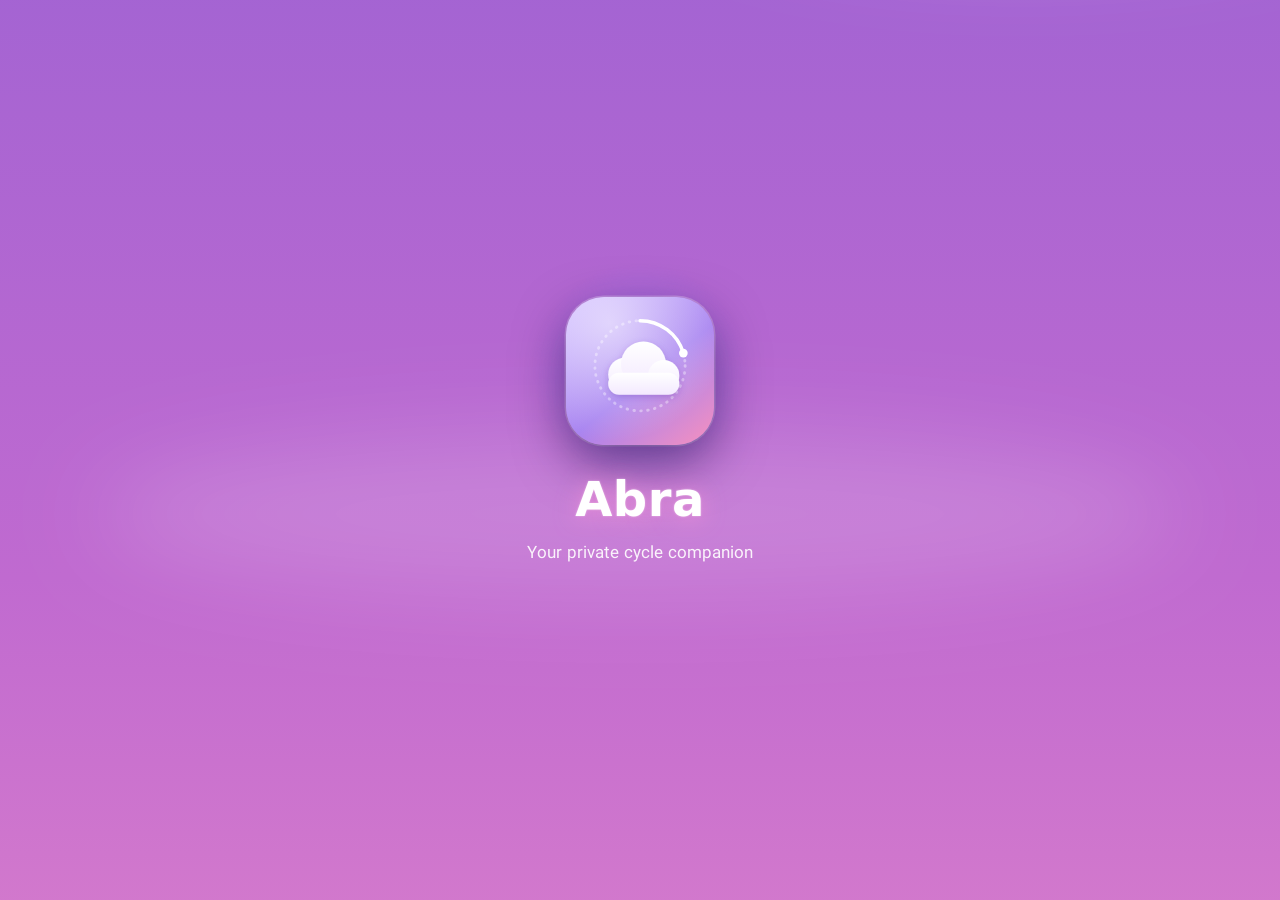
<file: index.html>
<!doctype html>
<html lang="en" dir="ltr" data-theme="light" data-skin="calm" class="splashing">
<head>
<meta charset="utf-8">
<meta name="viewport" content="width=device-width, initial-scale=1, viewport-fit=cover">
<title>Abra</title>
<meta name="description" content="Abra — a private, offline-first cycle tracker. Estimates, not certainty.">
<meta name="theme-color" content="#fbf6ff">
<meta name="color-scheme" content="light dark">
<meta name="apple-mobile-web-app-capable" content="yes">
<meta name="mobile-web-app-capable" content="yes">
<meta name="apple-mobile-web-app-title" content="Abra">
<meta name="apple-mobile-web-app-status-bar-style" content="default">
<meta name="format-detection" content="telephone=no">
<link rel="manifest" href="manifest.webmanifest">
<link rel="apple-touch-icon" href="icons/apple-touch-icon.png">
<link rel="icon" type="image/png" href="icons/favicon.png">
<link rel="stylesheet" href="css/app.css">
<link rel="stylesheet" href="css/abra.css">
<link rel="stylesheet" href="css/brands.css">
<link rel="apple-touch-startup-image" href="splash/launch-1320x2868.jpg" media="(device-width: 440px) and (device-height: 956px) and (-webkit-device-pixel-ratio: 3) and (orientation: portrait)">
<link rel="apple-touch-startup-image" href="splash/launch-1206x2622.jpg" media="(device-width: 402px) and (device-height: 874px) and (-webkit-device-pixel-ratio: 3) and (orientation: portrait)">
<link rel="apple-touch-startup-image" href="splash/launch-1290x2796.jpg" media="(device-width: 430px) and (device-height: 932px) and (-webkit-device-pixel-ratio: 3) and (orientation: portrait)">
<link rel="apple-touch-startup-image" href="splash/launch-1179x2556.jpg" media="(device-width: 393px) and (device-height: 852px) and (-webkit-device-pixel-ratio: 3) and (orientation: portrait)">
<link rel="apple-touch-startup-image" href="splash/launch-1284x2778.jpg" media="(device-width: 428px) and (device-height: 926px) and (-webkit-device-pixel-ratio: 3) and (orientation: portrait)">
<link rel="apple-touch-startup-image" href="splash/launch-1170x2532.jpg" media="(device-width: 390px) and (device-height: 844px) and (-webkit-device-pixel-ratio: 3) and (orientation: portrait)">
<link rel="apple-touch-startup-image" href="splash/launch-1125x2436.jpg" media="(device-width: 375px) and (device-height: 812px) and (-webkit-device-pixel-ratio: 3) and (orientation: portrait)">
<link rel="apple-touch-startup-image" href="splash/launch-1242x2688.jpg" media="(device-width: 414px) and (device-height: 896px) and (-webkit-device-pixel-ratio: 3) and (orientation: portrait)">
<link rel="apple-touch-startup-image" href="splash/launch-828x1792.jpg" media="(device-width: 414px) and (device-height: 896px) and (-webkit-device-pixel-ratio: 2) and (orientation: portrait)">
<link rel="apple-touch-startup-image" href="splash/launch-1242x2208.jpg" media="(device-width: 414px) and (device-height: 736px) and (-webkit-device-pixel-ratio: 3) and (orientation: portrait)">
<link rel="apple-touch-startup-image" href="splash/launch-750x1334.jpg" media="(device-width: 375px) and (device-height: 667px) and (-webkit-device-pixel-ratio: 2) and (orientation: portrait)">
<link rel="preload" as="image" href="icons/splash-clouds.svg">
<link rel="preload" as="font" type="font/woff2" href="fonts/Vazir-Bold.woff2" crossorigin>
<style>
/* Opening screen (shown instantly, before any script runs) */
html.splashing, html.splashing body { background: #070522; overflow: hidden; }
#splash { position: fixed; inset: 0; z-index: 9999; display: grid; place-items: center; overflow: hidden;
  background: #7d5bd6 url("icons/splash-clouds.svg") center / cover no-repeat;
  transition: opacity .7s ease, transform .9s cubic-bezier(.2, .8, .2, 1), visibility 0s linear .9s; }
#splash[data-brand="aurora"] { background: #0d4a4a url("icons/splash-aurora.svg") center / cover no-repeat; }
#splash[data-brand="abrora"] { background: #2b5a86 url("icons/splash-abrora.svg") center / cover no-repeat; }
#splash.out { opacity: 0; transform: scale(1.06); visibility: hidden; pointer-events: none; }
#splash .sp-center { display: flex; flex-direction: column; align-items: center; gap: 26px; margin-top: -4vh; }
#splash .sp-logo { position: relative; width: 148px; height: 148px; animation: spPop .9s cubic-bezier(.2, 1.2, .3, 1) both, spFloat 5s ease-in-out 1s infinite; }
#splash .sp-logo::before { content: ""; position: absolute; inset: -34px; border-radius: 50%; background: radial-gradient(closest-side, rgba(255, 170, 220, .55), rgba(150, 120, 255, .25) 55%, transparent); animation: spPulse 3.2s ease-in-out infinite; }
#splash .sp-logo img { position: relative; width: 100%; height: 100%; border-radius: 38px; display: block; box-shadow: 0 18px 50px rgba(20, 8, 70, .55), 0 0 0 1.5px rgba(255, 255, 255, .28); }
#splash .sp-name { font-family: ui-rounded, "SF Pro Rounded", system-ui, -apple-system, "Segoe UI", sans-serif; font-weight: 700; font-size: 48px; letter-spacing: .5px; line-height: 1.2; color: #fff; direction: ltr;
  text-shadow: 0 2px 22px rgba(255, 150, 215, .65), 0 0 2px rgba(255, 255, 255, .6); animation: spName 1s cubic-bezier(.2, .8, .2, 1) .35s both; }
#splash .sp-tag { font-family: "Vazir", system-ui, -apple-system, "Geeza Pro", sans-serif; font-size: 17px; color: rgba(255,255,255,.9); margin-top: -14px; text-align: center; padding: 0 28px; animation: spName 1s cubic-bezier(.2, .8, .2, 1) .6s both; }
@keyframes spPop { from { opacity: 0; transform: scale(.55) translateY(24px); } to { opacity: 1; transform: none; } }
@keyframes spFloat { 50% { transform: translateY(-9px); } }
@keyframes spPulse { 50% { transform: scale(1.12); opacity: .75; } }
@keyframes spName { from { opacity: 0; transform: translateY(14px); filter: blur(6px); } to { opacity: 1; transform: none; filter: none; } }
@media (prefers-reduced-motion: reduce) { #splash .sp-logo, #splash .sp-logo::before, #splash .sp-name { animation: none; } }
</style>
<script>
/* Apply the last chosen language, theme and look before first paint, so the opening screen shows in the language
   the person last picked (V2). Only non-health preferences are read here; health data stays in the encrypted store. */
(function () {
  var TAG = { fa: 'همراه خصوصی چرخه‌ی تو', en: 'Your private cycle companion', de: 'Deine private Zyklus-Begleiterin' };
  var NAME = { abra: 'Abra', aurora: 'Aurora', abrora: 'Abrora' };
  var h = document.documentElement, p = {};
  try { p = JSON.parse(localStorage.getItem('abra:prefs') || '{}') || {}; } catch (e) { }
  if (!p.lang) { try { p = { lang: ((JSON.parse(localStorage.getItem('abrora:v1') || '{}') || {}).settings || {}).lang }; } catch (e) { } }   // first launch after upgrading
  var l = ['fa', 'en', 'de'].indexOf(p.lang) >= 0 ? p.lang : 'en';
  h.lang = l; h.dir = l === 'fa' ? 'rtl' : 'ltr';
  if (p.font === 'iransans') h.setAttribute('data-font', 'iransans');
  if (p.skin === 'glass') h.setAttribute('data-skin', 'glass');
  var br = NAME[p.brand] ? p.brand : 'abra';
  h.setAttribute('data-brand', br);
  (function () { var sfx = br === 'abra' ? '' : '-' + br, a = document.querySelector('link[rel="icon"]'), b = document.querySelector('link[rel="apple-touch-icon"]'); if (a) a.href = 'icons/favicon' + sfx + '.png'; if (b) b.href = 'icons/apple-touch-icon' + sfx + '.png'; })();
  var th = p.theme || 'auto', dark = false;
  try { dark = th === 'dark' || (th === 'auto' && window.matchMedia && matchMedia('(prefers-color-scheme: dark)').matches); } catch (e) { }
  h.setAttribute('data-theme', dark ? 'dark' : 'light');
  self.__splash = { name: NAME[p.brand] || 'Abra', tag: TAG[l], brand: NAME[p.brand] ? p.brand : 'abra' };
  document.title = self.__splash.name;
})();
</script>
</head>
<body>
<div id="splash" aria-hidden="true"><div class="sp-center"><div class="sp-logo"><img id="spLogo" src="icons/abra.svg" alt="" width="148" height="148"></div><div class="sp-name" id="spName">Abra</div><div class="sp-tag" id="spTag"></div></div></div>
<div id="app"></div>
<noscript>Abra needs JavaScript.</noscript>
<script>
/* Keep the opening screen up for a moment (so it can be enjoyed), then fade it out once the app is ready. */
(function () {
  var sn = document.getElementById('spName'), st = document.getElementById('spTag');
  if (sn && self.__splash) { sn.textContent = self.__splash.name; st.textContent = self.__splash.tag; document.getElementById('splash').setAttribute('data-brand', self.__splash.brand); var sl = document.getElementById('spLogo'); if (sl) sl.src = 'icons/' + self.__splash.brand + '.svg'; }
  var t0 = Date.now(), MIN = 2000, done = false, still = /[?&]still\b/.test(location.search), meta = document.querySelector('meta[name="theme-color"]');
  if (meta) meta.setAttribute('content', '#1c1360');
  self.hideSplash = function () {
    if (done || still) return; done = true;
    setTimeout(function () {
      var el = document.getElementById('splash');
      document.dispatchEvent(new Event('abra:splash-end'));
      document.documentElement.classList.remove('splashing');
      if (!el) return;
      el.classList.add('out');
      setTimeout(function () { if (el.parentNode) el.parentNode.removeChild(el); }, 1200);
    }, Math.max(0, MIN - (Date.now() - t0)));
  };
  setTimeout(self.hideSplash, 7000); // never get stuck
})();
</script>
<script src="js/version.js"></script>
<script src="js/config.js"></script>
<script src="js/calendar.js"></script>
<script src="js/engine.js"></script>
<script src="js/brand.js"></script>
<script src="js/store.js"></script>
<script src="js/i18n.js"></script>
<script src="js/i18n-v2.js"></script>
<script src="js/i18n-v3.js"></script>
<script src="js/core.js"></script>
<script src="js/qr.js"></script>
<script src="js/pair.js"></script>
<script src="js/content.js"></script>
<script src="js/tips.js"></script>
<script src="js/privacy.js"></script>
<script src="js/notify.js"></script>
<script src="js/lock.js"></script>
<script src="js/update.js"></script>
<script src="js/sync.js"></script>
<script src="js/together.js"></script>
<script src="js/app.js"></script>
</body>
</html>
</file>
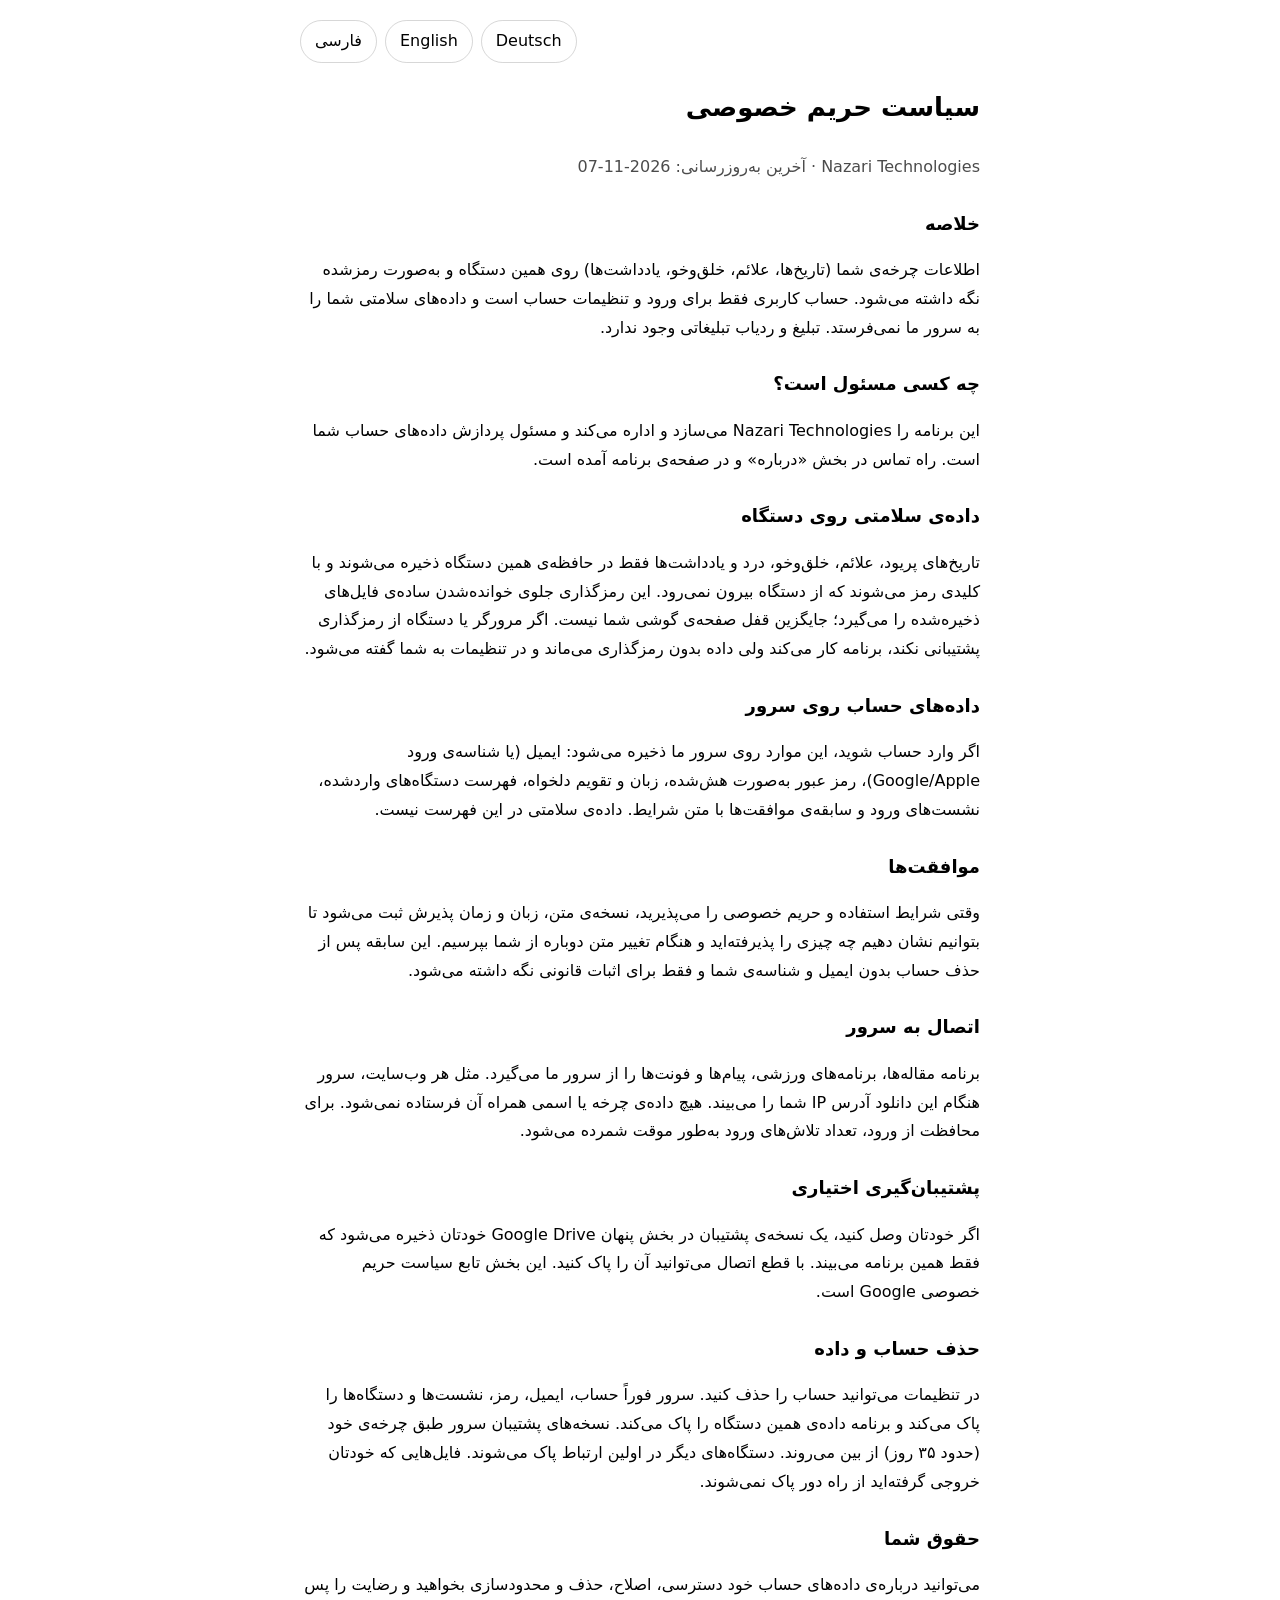
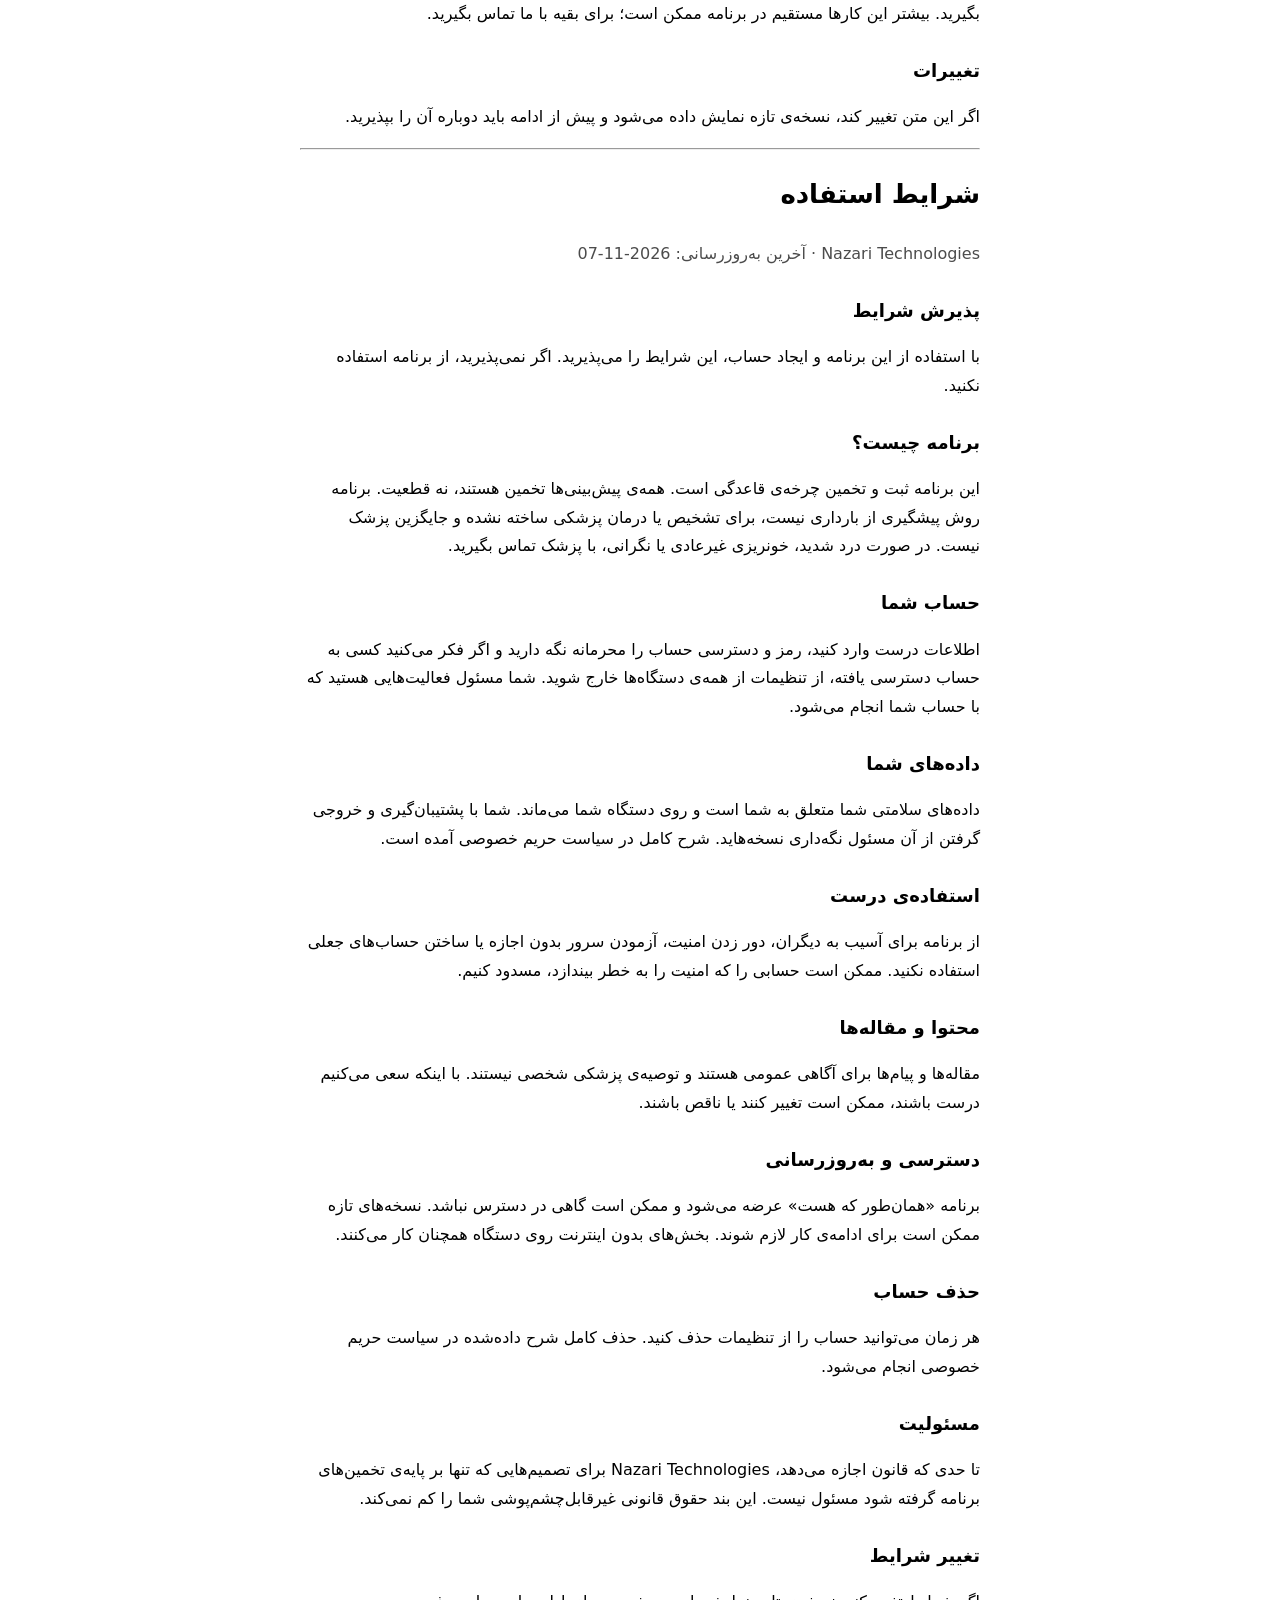
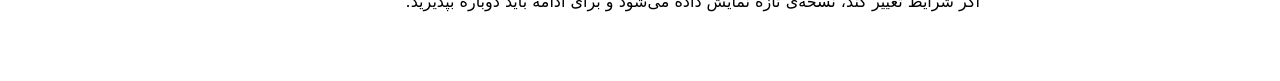
<file: privacy.html>
<!doctype html><html lang="fa"><head><meta charset="utf-8"><meta name="viewport" content="width=device-width,initial-scale=1"><title>Abra — Privacy Policy / Terms of Use</title>
<style>:root{color-scheme:light dark}body{font:16px/1.8 system-ui,-apple-system,"Segoe UI",Tahoma,sans-serif;max-width:680px;margin:0 auto;padding:20px 16px 48px}
nav{display:flex;gap:8px;margin-bottom:12px}nav a{padding:6px 14px;border-radius:99px;border:1px solid #8885;text-decoration:none;color:inherit}
section{display:none}section:target{display:block}body:not(:has(:target)) #fa{display:block}h1{font-size:26px}h2{font-size:18px;margin-top:26px}.m{opacity:.7}</style></head>
<body><nav><a href="#fa">فارسی</a><a href="#en">English</a><a href="#de">Deutsch</a></nav><section lang="fa" dir="rtl" id="fa"><h1>سیاست حریم خصوصی</h1><p class="m">Nazari Technologies · آخرین به‌روزرسانی: 2026-11-07</p><h2>خلاصه</h2><p>اطلاعات چرخه‌ی شما (تاریخ‌ها، علائم، خلق‌وخو، یادداشت‌ها) روی همین دستگاه و به‌صورت رمزشده نگه داشته می‌شود. حساب کاربری فقط برای ورود و تنظیمات حساب است و داده‌های سلامتی شما را به سرور ما نمی‌فرستد. تبلیغ و ردیاب تبلیغاتی وجود ندارد.</p><h2>چه کسی مسئول است؟</h2><p>این برنامه را Nazari Technologies می‌سازد و اداره می‌کند و مسئول پردازش داده‌های حساب شما است. راه تماس در بخش «درباره» و در صفحه‌ی برنامه آمده است.</p><h2>داده‌ی سلامتی روی دستگاه</h2><p>تاریخ‌های پریود، علائم، خلق‌وخو، درد و یادداشت‌ها فقط در حافظه‌ی همین دستگاه ذخیره می‌شوند و با کلیدی رمز می‌شوند که از دستگاه بیرون نمی‌رود. این رمزگذاری جلوی خوانده‌شدن ساده‌ی فایل‌های ذخیره‌شده را می‌گیرد؛ جایگزین قفل صفحه‌ی گوشی شما نیست. اگر مرورگر یا دستگاه از رمزگذاری پشتیبانی نکند، برنامه کار می‌کند ولی داده بدون رمزگذاری می‌ماند و در تنظیمات به شما گفته می‌شود.</p><h2>داده‌های حساب روی سرور</h2><p>اگر وارد حساب شوید، این موارد روی سرور ما ذخیره می‌شود: ایمیل (یا شناسه‌ی ورود Google/Apple)، رمز عبور به‌صورت هش‌شده، زبان و تقویم دلخواه، فهرست دستگاه‌های وارد‌شده، نشست‌های ورود و سابقه‌ی موافقت‌ها با متن شرایط. داده‌ی سلامتی در این فهرست نیست.</p><h2>موافقت‌ها</h2><p>وقتی شرایط استفاده و حریم خصوصی را می‌پذیرید، نسخه‌ی متن، زبان و زمان پذیرش ثبت می‌شود تا بتوانیم نشان دهیم چه چیزی را پذیرفته‌اید و هنگام تغییر متن دوباره از شما بپرسیم. این سابقه پس از حذف حساب بدون ایمیل و شناسه‌ی شما و فقط برای اثبات قانونی نگه داشته می‌شود.</p><h2>اتصال به سرور</h2><p>برنامه مقاله‌ها، برنامه‌های ورزشی، پیام‌ها و فونت‌ها را از سرور ما می‌گیرد. مثل هر وب‌سایت، سرور هنگام این دانلود آدرس IP شما را می‌بیند. هیچ داده‌ی چرخه یا اسمی همراه آن فرستاده نمی‌شود. برای محافظت از ورود، تعداد تلاش‌های ورود به‌طور موقت شمرده می‌شود.</p><h2>پشتیبان‌گیری اختیاری</h2><p>اگر خودتان وصل کنید، یک نسخه‌ی پشتیبان در بخش پنهان Google Drive خودتان ذخیره می‌شود که فقط همین برنامه می‌بیند. با قطع اتصال می‌توانید آن را پاک کنید. این بخش تابع سیاست حریم خصوصی Google است.</p><h2>حذف حساب و داده</h2><p>در تنظیمات می‌توانید حساب را حذف کنید. سرور فوراً حساب، ایمیل، رمز، نشست‌ها و دستگاه‌ها را پاک می‌کند و برنامه داده‌ی همین دستگاه را پاک می‌کند. نسخه‌های پشتیبان سرور طبق چرخه‌ی خود (حدود ۳۵ روز) از بین می‌روند. دستگاه‌های دیگر در اولین ارتباط پاک می‌شوند. فایل‌هایی که خودتان خروجی گرفته‌اید از راه دور پاک نمی‌شوند.</p><h2>حقوق شما</h2><p>می‌توانید درباره‌ی داده‌های حساب خود دسترسی، اصلاح، حذف و محدودسازی بخواهید و رضایت را پس بگیرید. بیشتر این کارها مستقیم در برنامه ممکن است؛ برای بقیه با ما تماس بگیرید.</p><h2>تغییرات</h2><p>اگر این متن تغییر کند، نسخه‌ی تازه نمایش داده می‌شود و پیش از ادامه باید دوباره آن را بپذیرید.</p><hr><h1>شرایط استفاده</h1><p class="m">Nazari Technologies · آخرین به‌روزرسانی: 2026-11-07</p><h2>پذیرش شرایط</h2><p>با استفاده از این برنامه و ایجاد حساب، این شرایط را می‌پذیرید. اگر نمی‌پذیرید، از برنامه استفاده نکنید.</p><h2>برنامه چیست؟</h2><p>این برنامه ثبت و تخمین چرخه‌ی قاعدگی است. همه‌ی پیش‌بینی‌ها تخمین هستند، نه قطعیت. برنامه روش پیشگیری از بارداری نیست، برای تشخیص یا درمان پزشکی ساخته نشده و جایگزین پزشک نیست. در صورت درد شدید، خونریزی غیرعادی یا نگرانی، با پزشک تماس بگیرید.</p><h2>حساب شما</h2><p>اطلاعات درست وارد کنید، رمز و دسترسی حساب را محرمانه نگه دارید و اگر فکر می‌کنید کسی به حساب دسترسی یافته، از تنظیمات از همه‌ی دستگاه‌ها خارج شوید. شما مسئول فعالیت‌هایی هستید که با حساب شما انجام می‌شود.</p><h2>داده‌های شما</h2><p>داده‌های سلامتی شما متعلق به شما است و روی دستگاه شما می‌ماند. شما با پشتیبان‌گیری و خروجی گرفتن از آن مسئول نگه‌داری نسخه‌هاید. شرح کامل در سیاست حریم خصوصی آمده است.</p><h2>استفاده‌ی درست</h2><p>از برنامه برای آسیب به دیگران، دور زدن امنیت، آزمودن سرور بدون اجازه یا ساختن حساب‌های جعلی استفاده نکنید. ممکن است حسابی را که امنیت را به خطر بیندازد، مسدود کنیم.</p><h2>محتوا و مقاله‌ها</h2><p>مقاله‌ها و پیام‌ها برای آگاهی عمومی هستند و توصیه‌ی پزشکی شخصی نیستند. با اینکه سعی می‌کنیم درست باشند، ممکن است تغییر کنند یا ناقص باشند.</p><h2>دسترسی و به‌روزرسانی</h2><p>برنامه «همان‌طور که هست» عرضه می‌شود و ممکن است گاهی در دسترس نباشد. نسخه‌های تازه ممکن است برای ادامه‌ی کار لازم شوند. بخش‌های بدون اینترنت روی دستگاه همچنان کار می‌کنند.</p><h2>حذف حساب</h2><p>هر زمان می‌توانید حساب را از تنظیمات حذف کنید. حذف کامل شرح داده‌شده در سیاست حریم خصوصی انجام می‌شود.</p><h2>مسئولیت</h2><p>تا حدی که قانون اجازه می‌دهد، Nazari Technologies برای تصمیم‌هایی که تنها بر پایه‌ی تخمین‌های برنامه گرفته شود مسئول نیست. این بند حقوق قانونی غیرقابل‌چشم‌پوشی شما را کم نمی‌کند.</p><h2>تغییر شرایط</h2><p>اگر شرایط تغییر کند، نسخه‌ی تازه نمایش داده می‌شود و برای ادامه باید دوباره بپذیرید.</p></section><section lang="en" dir="ltr" id="en"><h1>Privacy Policy</h1><p class="m">Nazari Technologies · Last updated: 2026-11-07</p><h2>In short</h2><p>Your cycle information (dates, symptoms, mood, notes) is kept on this device, encrypted. An account is only for signing in and for account settings; it does not send your health data to our server. There are no ads and no advertising trackers.</p><h2>Who is responsible</h2><p>This app is built and operated by Nazari Technologies, which is responsible for processing your account data. Contact details are in the About section and on the app’s website.</p><h2>Health data on your device</h2><p>Period dates, symptoms, mood, pain and notes are stored only in this device’s storage and are encrypted with a key that never leaves the device. This stops stored files from being read casually; it does not replace your phone’s screen lock. If a browser or device cannot encrypt, the app still works but the data stays unencrypted, and Settings tells you so.</p><h2>Account data on our server</h2><p>If you sign in, our server stores: your e-mail (or Google/Apple sign-in identifier), your password as a hash, your preferred language and calendar, the list of signed-in devices, login sessions, and the record of which terms you accepted. Health data is not in this list.</p><h2>Consent records</h2><p>When you accept the Terms and this Privacy Policy, we record the text version, the language and the time, so we can show what you accepted and ask again when the text changes. After you delete your account this record is kept without your e-mail or identifiers, only as legal proof.</p><h2>Contact with our servers</h2><p>The app downloads articles, workouts, messages and fonts from our server. Like any website, the server sees your IP address during that download. No cycle data or name is sent with it. To protect sign-in, login attempts are counted temporarily.</p><h2>Optional backup</h2><p>Only if you connect it yourself, a backup is kept in the hidden app area of your own Google Drive, visible only to this app. You can disconnect and delete it at any time. This part is covered by Google’s privacy policy.</p><h2>Deleting your account and data</h2><p>You can delete your account in Settings. The server immediately erases the account, e-mail, password, sessions and devices, and the app erases the data on this device. Server backups disappear on their own rotation (about 35 days). Other devices erase on their next contact. Files you exported yourself cannot be erased remotely.</p><h2>Your rights</h2><p>You may ask for access, correction, deletion and restriction of your account data, and withdraw consent. Most of this works directly in the app; for the rest, contact us.</p><h2>Changes</h2><p>If this text changes, the new version is shown and you must accept it again before continuing.</p><hr><h1>Terms of Use</h1><p class="m">Nazari Technologies · Last updated: 2026-11-07</p><h2>Accepting these terms</h2><p>By using this app and creating an account you accept these terms. If you do not accept them, please do not use the app.</p><h2>What the app is</h2><p>This app records and estimates the menstrual cycle. All predictions are estimates, not certainty. It is not a method of contraception, is not made for medical diagnosis or treatment, and does not replace a doctor. With severe pain, unusual bleeding or any worry, contact a doctor.</p><h2>Your account</h2><p>Give correct details, keep your password and access private, and if you think someone gained access, sign out of all devices in Settings. You are responsible for activity done with your account.</p><h2>Your data</h2><p>Your health data belongs to you and stays on your device. You are responsible for keeping the backups and exports you make. The privacy policy describes this in full.</p><h2>Fair use</h2><p>Do not use the app to harm others, bypass security, probe the server without permission or create fake accounts. We may suspend an account that endangers security.</p><h2>Content and articles</h2><p>Articles and messages are general information, not personal medical advice. We try to keep them accurate, but they may change or be incomplete.</p><h2>Availability and updates</h2><p>The app is provided “as is” and may sometimes be unavailable. New versions may become necessary to continue. Offline parts on your device keep working.</p><h2>Deleting your account</h2><p>You can delete your account in Settings at any time. Deletion happens as described in the privacy policy.</p><h2>Liability</h2><p>To the extent the law allows, Nazari Technologies is not liable for decisions made only on the basis of the app’s estimates. This does not reduce legal rights you cannot waive.</p><h2>Changes</h2><p>If the terms change, the new version is shown and you must accept it again to continue.</p></section><section lang="de" dir="ltr" id="de"><h1>Datenschutzerklärung</h1><p class="m">Nazari Technologies · Zuletzt aktualisiert: 2026-11-07</p><h2>Kurz gesagt</h2><p>Deine Zyklusdaten (Daten, Beschwerden, Stimmung, Notizen) bleiben verschlüsselt auf diesem Gerät. Ein Konto dient nur der Anmeldung und den Kontoeinstellungen und sendet deine Gesundheitsdaten nicht an unseren Server. Es gibt keine Werbung und keine Werbe-Tracker.</p><h2>Wer verantwortlich ist</h2><p>Diese App wird von Nazari Technologies entwickelt und betrieben; das Unternehmen ist für die Verarbeitung deiner Kontodaten verantwortlich. Kontaktdaten findest du unter „Über uns“ und auf der Website der App.</p><h2>Gesundheitsdaten auf deinem Gerät</h2><p>Perioden-Daten, Beschwerden, Stimmung, Schmerzen und Notizen werden nur im Speicher dieses Geräts abgelegt und mit einem Schlüssel verschlüsselt, der das Gerät nie verlässt. Das verhindert, dass gespeicherte Dateien beiläufig gelesen werden; es ersetzt nicht die Bildschirmsperre deines Handys. Kann ein Browser oder Gerät nicht verschlüsseln, funktioniert die App weiter, die Daten bleiben aber unverschlüsselt – das zeigen die Einstellungen an.</p><h2>Kontodaten auf unserem Server</h2><p>Wenn du dich anmeldest, speichert unser Server: deine E-Mail (oder Google-/Apple-Kennung), dein Passwort als Hash, bevorzugte Sprache und Kalender, die Liste angemeldeter Geräte, Anmelde-Sitzungen und den Nachweis, welchen Bedingungen du zugestimmt hast. Gesundheitsdaten gehören nicht dazu.</p><h2>Einwilligungen</h2><p>Wenn du Nutzungsbedingungen und Datenschutzerklärung akzeptierst, speichern wir Textversion, Sprache und Zeitpunkt, um nachweisen zu können, was du akzeptiert hast, und bei Änderungen erneut zu fragen. Nach der Kontolöschung wird dieser Nachweis ohne E-Mail und Kennungen nur als rechtlicher Beleg aufbewahrt.</p><h2>Verbindung zu unseren Servern</h2><p>Die App lädt Artikel, Workouts, Nachrichten und Schriften von unserem Server. Wie bei jeder Website sieht der Server dabei deine IP-Adresse. Es werden keine Zyklusdaten oder Namen mitgesendet. Zum Schutz der Anmeldung werden Anmeldeversuche vorübergehend gezählt.</p><h2>Optionales Backup</h2><p>Nur wenn du es selbst verbindest, liegt ein Backup im versteckten App-Bereich deines eigenen Google Drive, sichtbar nur für diese App. Du kannst es jederzeit trennen und löschen. Dieser Teil unterliegt der Datenschutzerklärung von Google.</p><h2>Konto und Daten löschen</h2><p>In den Einstellungen kannst du dein Konto löschen. Der Server löscht sofort Konto, E-Mail, Passwort, Sitzungen und Geräte, und die App löscht die Daten auf diesem Gerät. Server-Backups verschwinden im eigenen Turnus (etwa 35 Tage). Andere Geräte löschen beim nächsten Kontakt. Von dir exportierte Dateien lassen sich nicht aus der Ferne löschen.</p><h2>Deine Rechte</h2><p>Du kannst Auskunft, Berichtigung, Löschung und Einschränkung deiner Kontodaten verlangen und Einwilligungen widerrufen. Das meiste geht direkt in der App; für den Rest melde dich bei uns.</p><h2>Änderungen</h2><p>Ändert sich dieser Text, wird die neue Fassung angezeigt und du musst sie vor dem Weitermachen erneut akzeptieren.</p><hr><h1>Nutzungsbedingungen</h1><p class="m">Nazari Technologies · Zuletzt aktualisiert: 2026-11-07</p><h2>Annahme der Bedingungen</h2><p>Mit der Nutzung der App und dem Anlegen eines Kontos akzeptierst du diese Bedingungen. Wenn du nicht einverstanden bist, nutze die App bitte nicht.</p><h2>Was die App ist</h2><p>Diese App erfasst und schätzt den Menstruationszyklus. Alle Vorhersagen sind Schätzungen, keine Gewissheit. Sie ist kein Verhütungsmittel, nicht für Diagnose oder Behandlung gedacht und ersetzt keine Ärztin und keinen Arzt. Bei starken Schmerzen, ungewöhnlichen Blutungen oder Sorgen wende dich an eine Ärztin oder einen Arzt.</p><h2>Dein Konto</h2><p>Gib korrekte Angaben an, halte Passwort und Zugang geheim und melde dich in den Einstellungen von allen Geräten ab, wenn du glaubst, jemand habe Zugriff erlangt. Du bist für Aktivitäten mit deinem Konto verantwortlich.</p><h2>Deine Daten</h2><p>Deine Gesundheitsdaten gehören dir und bleiben auf deinem Gerät. Für Backups und Exporte, die du anlegst, bist du selbst verantwortlich. Die Datenschutzerklärung beschreibt das ausführlich.</p><h2>Faire Nutzung</h2><p>Nutze die App nicht, um anderen zu schaden, Sicherheit zu umgehen, den Server ohne Erlaubnis zu testen oder gefälschte Konten anzulegen. Ein Konto, das die Sicherheit gefährdet, können wir sperren.</p><h2>Inhalte und Artikel</h2><p>Artikel und Hinweise sind allgemeine Informationen, keine persönliche medizinische Beratung. Wir bemühen uns um Richtigkeit, sie können sich aber ändern oder unvollständig sein.</p><h2>Verfügbarkeit und Updates</h2><p>Die App wird „wie sie ist“ bereitgestellt und kann zeitweise nicht verfügbar sein. Neue Versionen können zum Weiterarbeiten nötig werden. Offline-Teile auf deinem Gerät funktionieren weiter.</p><h2>Konto löschen</h2><p>Du kannst dein Konto jederzeit in den Einstellungen löschen. Die Löschung erfolgt wie in der Datenschutzerklärung beschrieben.</p><h2>Haftung</h2><p>Soweit gesetzlich zulässig, haftet Nazari Technologies nicht für Entscheidungen, die allein auf den Schätzungen der App beruhen. Unverzichtbare gesetzliche Rechte bleiben unberührt.</p><h2>Änderungen</h2><p>Ändern sich die Bedingungen, wird die neue Fassung angezeigt und du musst sie zum Weitermachen erneut akzeptieren.</p></section></body></html>
</file>
<file: css/app.css>
/* ============================================================
   Abrora — ابرورا
   Aurora-over-cloud palette, soft and girly, light + dark.
   Logical properties everywhere so RTL (fa) and LTR (en/de) mirror cleanly.
   ============================================================ */

/* Persian fonts, bundled so the app works offline.
   Vazir is the default; IRANSans is an alternative you can pick in Settings. */
@font-face { font-family: "Vazir"; font-weight: 400; font-style: normal; font-display: swap;
  src: url("../fonts/Vazir-Regular.woff2") format("woff2"); }
@font-face { font-family: "Vazir"; font-weight: 500; font-style: normal; font-display: swap;
  src: url("../fonts/Vazir-Medium.woff2") format("woff2"); }
@font-face { font-family: "Vazir"; font-weight: 700; font-style: normal; font-display: swap;
  src: url("../fonts/Vazir-Bold.woff2") format("woff2"); }
/* The IRANSans files supplied are a single weight; bold is synthesised by the browser. */
@font-face { font-family: "IRANSans"; font-weight: 400 500; font-style: normal; font-display: swap;
  src: url("../fonts/IRANSans-Regular.woff2") format("woff2"), url("../fonts/IRANSans-Regular.woff") format("woff"); }

:root {
  --font-vazir: "Vazir", system-ui, -apple-system, "Geeza Pro", "DejaVu Sans", sans-serif;
  --font-iransans: "IRANSans", "Vazir", system-ui, -apple-system, "Geeza Pro", sans-serif;
  --font-fa: var(--font-vazir);
  --font-latin: ui-rounded, "SF Pro Rounded", system-ui, -apple-system, "Segoe UI", "Inter", sans-serif;

  --r-xl: 28px; --r-lg: 22px; --r-md: 16px; --r-sm: 12px;
  --tab-h: 64px;
  --ease: cubic-bezier(.2, .8, .2, 1);
  color-scheme: light;
}

/* ---------- light ---------- */
html[data-theme="light"] {
  --bg: #fbf6ff; --bg2: #f4ecff;
  --surface: #ffffff; --surface2: #f8f2ff;
  --ink: #2a2040; --ink2: #6b5f85; --line: #eadff7;
  --accent: #7b57ea; --accent2: #b04fd8; --accent-soft: #eee6ff; --accent-ink: #5b3bc4;
  --on-accent: #ffffff;
  --period: #f2557f; --period-ink: #cf2f5b; --period-soft: #ffe3ea;
  --fertile: #34cdb8; --fertile-ink: #0b6e61; --fertile-soft: rgba(52, 205, 184, .20);
  --pms: #ffb547; --pms-ink: #8a5a00; --pms-soft: rgba(255, 181, 71, .26);
  --track: #efe7fa; --dot: rgba(255, 255, 255, .9);
  --shadow: 0 10px 28px rgba(123, 87, 234, .12);
  --shadow-s: 0 2px 8px rgba(123, 87, 234, .10);
  --a1: #ff9ec4; --a2: #b9a2ff; --a3: #7fe3d3; --glow: .55;
  --scrim: rgba(36, 22, 64, .42);
  --tone-rose-bg: #ffe1ea; --tone-rose-ink: #6a2140;
  --tone-mint-bg: #d6f5ec; --tone-mint-ink: #0d4d43;
  --tone-lilac-bg: #e9e0ff; --tone-lilac-ink: #3b2a7a;
  --tone-butter-bg: #fff0cc; --tone-butter-ink: #664600;
  --tone-sky-bg: #dcefff; --tone-sky-ink: #1b4670;
}
/* ---------- dark ---------- */
html[data-theme="dark"] {
  color-scheme: dark;
  --bg: #120e22; --bg2: #1a1430;
  --surface: #1e1737; --surface2: #281f48;
  --ink: #f6f0ff; --ink2: #b6a9d4; --line: #352a58;
  --accent: #b9a1ff; --accent2: #f09bd2; --accent-soft: #352a63; --accent-ink: #cdbcff;
  --on-accent: #1a1230;
  --period: #ff6d95; --period-ink: #ff9db9; --period-soft: #472040;
  --fertile: #43dcc6; --fertile-ink: #7ff0de; --fertile-soft: rgba(67, 220, 198, .22);
  --pms: #ffc261; --pms-ink: #ffd68f; --pms-soft: rgba(255, 194, 97, .22);
  --track: #2d2450; --dot: rgba(255, 255, 255, .28);
  --shadow: 0 10px 28px rgba(0, 0, 0, .35);
  --shadow-s: 0 2px 8px rgba(0, 0, 0, .3);
  --a1: #ff6fae; --a2: #7e5cf0; --a3: #2fd0bd; --glow: .5;
  --scrim: rgba(6, 3, 16, .62);
  --tone-rose-bg: #46203a; --tone-rose-ink: #ffd3e2;
  --tone-mint-bg: #12403b; --tone-mint-ink: #c9f5ea;
  --tone-lilac-bg: #342a63; --tone-lilac-ink: #e2d8ff;
  --tone-butter-bg: #4a3a16; --tone-butter-ink: #ffe6ad;
  --tone-sky-bg: #1b3454; --tone-sky-ink: #cfe6ff;
}
/* phase tint for the aurora behind the ring */
body[data-phase="menstrual"] { --a1: #ff7aa2; --a2: #ffa7c1; --a3: #c9a7ff; }
body[data-phase="fertile"]   { --a1: #5fe0cc; --a2: #8fd7ff; --a3: #c9a7ff; }
body[data-phase="luteal"]    { --a1: #ffc067; --a2: #ff9ec4; --a3: #b9a2ff; }
html[data-theme="dark"] body[data-phase="menstrual"] { --a1: #ff5f93; --a2: #c04a8e; --a3: #7e5cf0; }
html[data-theme="dark"] body[data-phase="fertile"]   { --a1: #2fd0bd; --a2: #3a8fd8; --a3: #7e5cf0; }
html[data-theme="dark"] body[data-phase="luteal"]    { --a1: #f5a53a; --a2: #d95a9a; --a3: #7e5cf0; }

/* ---------- base ---------- */
*, *::before, *::after { box-sizing: border-box; }
html { -webkit-text-size-adjust: 100%; background: var(--bg); }
body {
  margin: 0; min-height: 100vh; min-height: 100dvh;
  background: var(--bg); color: var(--ink);
  font-size: 16px; line-height: 1.6;
  -webkit-font-smoothing: antialiased; -webkit-tap-highlight-color: transparent;
  touch-action: manipulation; overscroll-behavior-y: none;
  font-family: var(--font-latin);
}
html[lang="fa"] body { font-family: var(--font-fa); line-height: 1.8; }
html[data-font="iransans"] { --font-fa: var(--font-iransans); }
button, input, textarea { font: inherit; color: inherit; }
button { cursor: pointer; border: 0; background: none; padding: 0; -webkit-user-select: none; user-select: none; }
img, svg { display: block; }
h1, h2, h3, p { margin: 0; }
:focus-visible { outline: 3px solid var(--accent); outline-offset: 2px; border-radius: 10px; }
.sr { position: absolute; width: 1px; height: 1px; overflow: hidden; clip: rect(0 0 0 0); white-space: nowrap; }
[dir="rtl"] .flip { transform: scaleX(-1); }

#app { position: relative; min-height: 100vh; min-height: 100dvh; max-width: 520px; margin-inline: auto; }

/* ---------- aurora backdrop (the one memorable moment) ---------- */
.aurora { position: absolute; inset: 0 0 auto 0; height: 440px; overflow: hidden; pointer-events: none; z-index: 0;
  -webkit-mask-image: linear-gradient(#000 40%, transparent); mask-image: linear-gradient(#000 40%, transparent); }
.aurora i { position: absolute; display: block; border-radius: 50%; filter: blur(46px); opacity: var(--glow);
  transition: background 1.2s ease; }
.aurora i:nth-child(1) { width: 300px; height: 190px; top: -40px; inset-inline-start: -70px; background: var(--a1); animation: drift1 26s ease-in-out infinite alternate; }
.aurora i:nth-child(2) { width: 280px; height: 210px; top: 20px; inset-inline-end: -80px; background: var(--a2); animation: drift2 32s ease-in-out infinite alternate; }
.aurora i:nth-child(3) { width: 260px; height: 150px; top: 120px; inset-inline-start: 25%; background: var(--a3); animation: drift3 38s ease-in-out infinite alternate; }
@keyframes drift1 { to { transform: translate(60px, 40px) scale(1.15); } }
@keyframes drift2 { to { transform: translate(-70px, 30px) scale(.9); } }
@keyframes drift3 { to { transform: translate(40px, -30px) scale(1.2); } }

/* ---------- layout ---------- */
.view { position: relative; z-index: 1; padding: calc(env(safe-area-inset-top) + 14px) 20px calc(var(--tab-h) + env(safe-area-inset-bottom) + 28px); }
.topbar { display: flex; align-items: center; justify-content: space-between; gap: 12px; min-height: 48px; }
.brand { display: flex; align-items: center; gap: 12px; min-width: 0; }
.brand .logo { width: 44px; height: 44px; border-radius: 13px; box-shadow: var(--shadow-s); flex: none; }
.brand-name { font-weight: 700; font-size: 19px; line-height: 1.3; }
.brand-date { font-size: 13px; color: var(--ink2); line-height: 1.4; }
.icon-btn { width: 44px; height: 44px; border-radius: 50%; display: grid; place-items: center; background: var(--surface); box-shadow: var(--shadow-s); color: var(--ink); flex: none; }
.icon-btn svg { width: 22px; height: 22px; }
.page-title { font-size: 26px; font-weight: 700; line-height: 1.4; }
.page-head { display: flex; align-items: center; justify-content: space-between; gap: 12px; margin-bottom: 14px; min-height: 48px; }
.page-head .left { display: flex; align-items: center; gap: 10px; }
.section-title { font-size: 17px; font-weight: 700; margin: 26px 0 10px; }
.muted { color: var(--ink2); }
.small { font-size: 13px; line-height: 1.6; }

.banner { display: flex; gap: 12px; align-items: flex-start; margin-top: 14px; padding: 12px 14px; border-radius: var(--r-md);
  background: var(--accent-soft); color: var(--accent-ink); font-size: 14px; line-height: 1.7; }
.banner button { flex: none; font-weight: 700; color: var(--accent-ink); min-height: 44px; padding-inline: 8px; }

/* ---------- ring ---------- */
.ring-wrap { position: relative; width: min(100%, 330px); aspect-ratio: 1; margin: 10px auto -30px; }
.ring-wrap > svg { position: absolute; inset: 0; width: 100%; height: 100%; overflow: visible; direction: ltr; }
.ring-center { position: absolute; inset: 21% 21%; display: flex; flex-direction: column; align-items: center; justify-content: center; text-align: center; gap: 4px; }
.rc-date { font-size: 13px; color: var(--ink2); line-height: 1.5; }
.rc-big { font-size: 21px; font-weight: 700; line-height: 1.45; text-wrap: balance; }
.rc-sub { font-size: 13px; color: var(--ink2); line-height: 1.5; }
.ring-center .btn { margin-top: 8px; }
.arc { fill: none; stroke-linecap: round; }
.ring-svg .track { fill: none; stroke: var(--track); }
.ring-svg text { font-family: inherit; }
.ring-svg.intro .arc { stroke-dasharray: 1; stroke-dashoffset: 1; animation: draw .9s .15s var(--ease) forwards; }
.ring-svg.intro .arc.a2 { animation-delay: .35s; } .ring-svg.intro .arc.a3 { animation-delay: .55s; }
.ring-svg.intro .marker { opacity: 0; animation: pop .45s .95s var(--ease) forwards; transform-box: fill-box; transform-origin: center; }
@keyframes draw { to { stroke-dashoffset: 0; } }
@keyframes pop { from { opacity: 0; transform: scale(.6); } to { opacity: 1; transform: scale(1); } }

.legend { display: flex; flex-wrap: wrap; justify-content: center; gap: 6px 18px; margin: 14px 0 0; font-size: 13px; color: var(--ink2); }
.legend span { display: inline-flex; align-items: center; gap: 7px; }
.dot { width: 10px; height: 10px; border-radius: 50%; display: inline-block; flex: none; }
.dot.p { background: var(--period); } .dot.f { background: var(--fertile); } .dot.m { background: var(--pms); }
.dot.pred { background: transparent; border: 2px dashed var(--period); } .dot.log { background: var(--accent); width: 6px; height: 6px; }

/* ---------- buttons ---------- */
.btn { display: inline-flex; align-items: center; justify-content: center; gap: 8px; min-height: 48px; padding: 0 22px; border-radius: 999px;
  font-weight: 700; font-size: 15px; transition: transform .15s var(--ease), box-shadow .2s; }
.btn:active { transform: scale(.97); }
.btn.primary { background: linear-gradient(135deg, var(--accent), var(--accent2)); color: var(--on-accent); box-shadow: 0 6px 16px rgba(123, 87, 234, .28); }
html[data-theme="dark"] .btn.primary { box-shadow: 0 6px 16px rgba(0, 0, 0, .35); }
.btn.outline { border: 2px solid var(--accent); color: var(--accent-ink); background: var(--surface); }
.btn.soft { background: var(--accent-soft); color: var(--accent-ink); }
.btn.danger { border: 2px solid var(--period); color: var(--period-ink); background: transparent; }
.btn.block { display: flex; width: 100%; }
.btn svg { width: 18px; height: 18px; }

/* ---------- quick info cards ---------- */
.trio { display: grid; grid-template-columns: repeat(3, 1fr); gap: 10px; margin-top: 22px; }
.mini { background: var(--surface); border-radius: var(--r-lg); padding: 12px; box-shadow: var(--shadow-s); min-width: 0; display: flex; flex-direction: column; justify-content: flex-end; }
.mini .k { font-size: 12.5px; color: var(--ink2); line-height: 1.5; }
.mini .v { font-size: 16px; font-weight: 700; line-height: 1.5; margin-top: 2px; }
.mini .s { font-size: 12.5px; color: var(--ink2); line-height: 1.5; }
.mini.p .v { color: var(--period-ink); } .mini.f .v { color: var(--fertile-ink); } .mini.c .v { color: var(--accent-ink); }

/* ---------- today pill ---------- */
.today-pill { display: flex; align-items: center; gap: 12px; width: 100%; min-height: 60px; margin-top: 14px; padding: 8px 10px; padding-inline-start: 10px;
  background: var(--surface); border-radius: 999px; box-shadow: var(--shadow-s); text-align: start; }
.today-pill .txt { flex: 1; font-weight: 700; font-size: 15px; line-height: 1.5; color: var(--accent-ink); }
.today-pill .chev { width: 20px; height: 20px; margin-inline-end: 8px; color: var(--ink2); }
.bubbles { display: flex; flex: none; padding-inline-end: 8px; }
.bubbles span { width: 40px; height: 40px; border-radius: 50%; background: var(--accent-soft); display: grid; place-items: center; font-size: 20px; margin-inline-end: -12px; border: 2.5px solid var(--surface); }
.bubbles .plus { background: linear-gradient(135deg, var(--accent), var(--accent2)); color: var(--on-accent); font-size: 22px; font-weight: 700; margin-inline-end: 0; border: 0; }
.bubbles .plus svg { width: 20px; height: 20px; }

/* ---------- tips ---------- */
.carousel { display: flex; gap: 12px; overflow-x: auto; scroll-snap-type: x mandatory; margin-inline: -20px; padding: 4px 20px 14px; scrollbar-width: none; }
.carousel::-webkit-scrollbar { display: none; }
.tip { flex: none; width: 152px; min-height: 188px; scroll-snap-align: start; border-radius: var(--r-xl); padding: 16px 14px; text-align: start;
  display: flex; flex-direction: column; justify-content: space-between; gap: 10px; box-shadow: var(--shadow-s); }
.tip b { font-size: 15px; line-height: 1.55; font-weight: 700; }
.tip .em { font-size: 44px; line-height: 1; align-self: flex-end; }
.tone-rose { background: var(--tone-rose-bg); color: var(--tone-rose-ink); }
.tone-mint { background: var(--tone-mint-bg); color: var(--tone-mint-ink); }
.tone-lilac { background: var(--tone-lilac-bg); color: var(--tone-lilac-ink); }
.tone-butter { background: var(--tone-butter-bg); color: var(--tone-butter-ink); }
.tone-sky { background: var(--tone-sky-bg); color: var(--tone-sky-ink); }

/* ---------- calendar ---------- */
.cal-head { display: flex; align-items: center; justify-content: space-between; gap: 8px; margin: 4px 0 8px; }
.cal-title { font-size: 20px; font-weight: 700; line-height: 1.4; flex: 1; text-align: center; }
.cal-nav { width: 44px; height: 44px; border-radius: 50%; display: grid; place-items: center; background: var(--surface); box-shadow: var(--shadow-s); }
.cal-nav svg { width: 20px; height: 20px; }
.cal-card { background: var(--surface); border-radius: var(--r-xl); padding: 14px 8px 10px; box-shadow: var(--shadow); }
.week, .grid { display: grid; grid-template-columns: repeat(7, 1fr); }
.week div { text-align: center; font-size: 13px; color: var(--ink2); padding: 4px 0 8px; font-weight: 500; }
.grid { row-gap: 2px; }
.cell { height: 54px; display: flex; flex-direction: column; align-items: center; justify-content: flex-start; padding-top: 3px; gap: 1px; position: relative; border-radius: 14px; }
.cell .n { width: 38px; height: 38px; border-radius: 50%; display: grid; place-items: center; font-size: 16px; font-weight: 500; line-height: 1; }
.cell.empty { pointer-events: none; }
.cell.period .n { background: var(--period); color: #fff; font-weight: 700; }
.cell.pred .n { border: 2px dashed var(--period); }
.cell.fertile .n { background: var(--fertile-soft); }
.cell.ov .n { background: var(--fertile); color: #05332c; font-weight: 700; }
.cell.pms .n { background: var(--pms-soft); }
.cell.today .n { box-shadow: 0 0 0 2.5px var(--accent); font-weight: 700; }
.cell.today.period .n { box-shadow: 0 0 0 2.5px var(--surface), 0 0 0 5px var(--accent); }
.cell.future-dim .n { opacity: .9; }
.cell .tick { position: absolute; bottom: 2px; width: 6px; height: 6px; border-radius: 50%; background: var(--accent); }
.cal-legend { display: flex; flex-wrap: wrap; gap: 8px 16px; margin: 14px 4px 0; font-size: 13px; color: var(--ink2); }
.cal-legend span { display: inline-flex; align-items: center; gap: 7px; }
.cal-legend .sw { width: 16px; height: 16px; border-radius: 50%; flex: none; }
.sw.p { background: var(--period); } .sw.pred { border: 2px dashed var(--period); } .sw.f { background: var(--fertile-soft); box-shadow: inset 0 0 0 1px var(--fertile); }
.sw.o { background: var(--fertile); } .sw.m { background: var(--pms-soft); box-shadow: inset 0 0 0 1px var(--pms); }

/* ---------- stats ---------- */
.card { background: var(--surface); border-radius: var(--r-xl); padding: 16px; box-shadow: var(--shadow-s); }
.stat-grid { display: grid; grid-template-columns: 1fr 1fr; gap: 10px; }
.stat-grid .mini:last-child { grid-column: 1 / -1; }
.stat-big { font-size: 28px; font-weight: 700; line-height: 1.3; }
.bars { display: flex; align-items: flex-end; gap: 10px; height: 170px; margin-top: 10px; position: relative; padding-top: 6px; }
.bar-col { flex: 1; display: flex; flex-direction: column; align-items: center; justify-content: flex-end; height: 100%; gap: 4px; min-width: 0; }
.bar-col .val { font-size: 13px; font-weight: 700; }
.bar-col .bar { width: 100%; max-width: 34px; border-radius: 12px 12px 6px 6px; background: linear-gradient(180deg, var(--accent2), var(--accent)); opacity: .9; min-height: 8px; }
.bar-col .lab { font-size: 12px; color: var(--ink2); line-height: 1.3; text-align: center; }
.avg-line { position: absolute; inset-inline: 0; border-top: 2px dashed var(--period); opacity: .7; pointer-events: none; }
.hbar { display: grid; grid-template-columns: 1fr; gap: 4px; margin-top: 12px; }
.hbar .row { display: flex; justify-content: space-between; font-size: 14px; }
.hbar .track { height: 10px; border-radius: 6px; background: var(--track); overflow: hidden; }
.hbar .fill { height: 100%; border-radius: 6px; background: linear-gradient(90deg, var(--accent), var(--accent2)); }
.empty-state { text-align: center; padding: 34px 20px; color: var(--ink2); }
.empty-state .em { font-size: 44px; margin-bottom: 8px; }

/* ---------- tips page ---------- */
.phase-card { border-radius: var(--r-xl); padding: 18px; }
.phase-card h2 { font-size: 22px; line-height: 1.4; margin-top: 2px; }
.phase-card p { font-size: 15px; line-height: 1.8; margin-top: 4px; opacity: .92; }
.tip-row { display: flex; gap: 14px; align-items: flex-start; padding: 14px; border-radius: var(--r-lg); margin-top: 10px; text-align: start; width: 100%; }
.tip-row .em { font-size: 32px; line-height: 1.2; flex: none; }
.tip-row b { display: block; font-size: 16px; line-height: 1.55; }
.tip-row span { display: block; font-size: 14px; line-height: 1.8; opacity: .92; }
.list-row { display: flex; align-items: center; gap: 14px; width: 100%; min-height: 64px; padding: 10px 14px; background: var(--surface); border-radius: var(--r-lg); box-shadow: var(--shadow-s); margin-top: 10px; text-align: start; }
.list-row .tile { width: 44px; height: 44px; border-radius: 14px; display: grid; place-items: center; font-size: 22px; flex: none; }
.list-row b { flex: 1; font-size: 16px; line-height: 1.55; }
.list-row svg { width: 20px; height: 20px; color: var(--ink2); flex: none; }

/* ---------- settings ---------- */
.group { background: var(--surface); border-radius: var(--r-xl); padding: 16px; box-shadow: var(--shadow-s); margin-top: 14px; }
.group h3 { font-size: 16px; font-weight: 700; line-height: 1.5; }
.group .hint { font-size: 13px; color: var(--ink2); line-height: 1.7; margin-top: 4px; }
.seg { display: flex; gap: 4px; background: var(--surface2); padding: 4px; border-radius: 999px; margin-top: 12px; }
.seg button { flex: 1; min-height: 44px; border-radius: 999px; font-weight: 500; font-size: 15px; color: var(--ink2); padding: 0 8px; }
.seg button[aria-pressed="true"] { background: var(--surface); color: var(--accent-ink); font-weight: 700; box-shadow: var(--shadow-s); }
html[data-theme="dark"] .seg button[aria-pressed="true"] { background: var(--accent-soft); }
.stepper-row { display: flex; align-items: center; justify-content: space-between; gap: 12px; min-height: 52px; margin-top: 8px; }
.stepper-row label { font-size: 15px; font-weight: 500; }
.stepper { display: inline-flex; align-items: center; gap: 4px; background: var(--surface2); border-radius: 999px; padding: 4px; }
.stepper button { width: 44px; height: 44px; border-radius: 50%; background: var(--surface); box-shadow: var(--shadow-s); display: grid; place-items: center; color: var(--accent-ink); }
.stepper button svg { width: 20px; height: 20px; }
.stepper output { min-width: 56px; text-align: center; font-weight: 700; font-size: 16px; }
.stack { display: grid; gap: 10px; margin-top: 12px; }
.ver { text-align: center; font-size: 13px; color: var(--ink2); margin-top: 22px; }

/* ---------- tab bar ---------- */
.tabbar { position: fixed; bottom: 0; inset-inline: 0; max-width: 520px; margin-inline: auto; z-index: 20;
  display: flex; background: var(--surface); border-top: 1px solid var(--line);
  padding: 6px 8px calc(6px + env(safe-area-inset-bottom)); min-height: calc(var(--tab-h) + env(safe-area-inset-bottom)); }
.tab { flex: 1; display: flex; flex-direction: column; align-items: center; justify-content: center; gap: 2px; color: var(--ink2); font-size: 12px; font-weight: 500; min-height: 52px; line-height: 1.3; }
.tab .ic { width: 52px; height: 30px; border-radius: 15px; display: grid; place-items: center; transition: background .25s var(--ease); }
.tab svg { width: 24px; height: 24px; }
.tab[aria-current="page"] { color: var(--accent-ink); font-weight: 700; }
.tab[aria-current="page"] .ic { background: var(--accent-soft); }

/* ---------- sheets ---------- */
.scrim { position: fixed; inset: 0; background: var(--scrim); opacity: 0; transition: opacity .25s ease; z-index: 40; }
.scrim.open { opacity: 1; }
.sheet { position: fixed; bottom: 0; inset-inline: 0; max-width: 520px; margin-inline: auto; z-index: 41; max-height: 90vh; max-height: 90dvh; overflow-y: auto; overscroll-behavior: contain;
  background: var(--bg); border-radius: var(--r-xl) var(--r-xl) 0 0; padding: 10px 20px calc(24px + env(safe-area-inset-bottom));
  transform: translateY(105%); transition: transform .32s var(--ease); box-shadow: 0 -12px 40px rgba(0, 0, 0, .18); outline: none; }
.sheet.open { transform: none; }
.grab { width: 44px; height: 5px; border-radius: 3px; background: var(--line); margin: 0 auto 12px; }
.sheet h2 { font-size: 21px; line-height: 1.5; font-weight: 700; }
.sheet .sub { font-size: 14px; color: var(--ink2); line-height: 1.6; }
.sheet .block { margin-top: 20px; }
.sheet .block > h3 { font-size: 15px; font-weight: 700; margin-bottom: 10px; }
.sheet p.body { font-size: 16px; line-height: 1.95; margin-top: 12px; }
.sheet .big-em { font-size: 52px; line-height: 1.2; }
.chips { display: flex; flex-wrap: wrap; gap: 8px; }
.chip { min-height: 44px; display: inline-flex; align-items: center; gap: 7px; padding: 0 14px; border-radius: 999px; background: var(--surface); border: 1.5px solid var(--line); font-size: 15px; font-weight: 500; }
.chip .e { font-size: 19px; line-height: 1; }
.chip[aria-pressed="true"] { background: var(--accent-soft); border-color: var(--accent); color: var(--accent-ink); font-weight: 700; }
.switch-row { display: flex; align-items: center; justify-content: space-between; gap: 12px; padding: 12px 14px; border-radius: var(--r-lg); background: var(--surface); min-height: 64px; width: 100%; text-align: start; }
.switch-row b { display: block; font-size: 16px; line-height: 1.5; }
.switch-row span.d { display: block; font-size: 13px; color: var(--ink2); line-height: 1.6; }
.switch { width: 54px; height: 32px; border-radius: 16px; background: var(--track); position: relative; flex: none; transition: background .2s; }
.switch::after { content: ""; position: absolute; top: 3px; inset-inline-start: 3px; width: 26px; height: 26px; border-radius: 50%; background: #fff; box-shadow: 0 1px 4px rgba(0, 0, 0, .25); transition: transform .22s var(--ease); }
.switch[aria-checked="true"] { background: var(--period); }
.switch[aria-checked="true"]::after { transform: translateX(22px); }
[dir="rtl"] .switch[aria-checked="true"]::after { transform: translateX(-22px); }
.flow { display: grid; grid-template-columns: repeat(4, 1fr); gap: 8px; }
.flow button { min-height: 64px; border-radius: var(--r-md); background: var(--surface); border: 1.5px solid var(--line); display: flex; flex-direction: column; align-items: center; justify-content: center; gap: 2px; font-size: 13px; font-weight: 500; padding: 6px 2px; }
.flow button[aria-pressed="true"] { background: var(--period-soft); border-color: var(--period); color: var(--period-ink); font-weight: 700; }
.flow .drops { display: flex; gap: 1px; height: 18px; }
.flow .drops svg { width: 12px; height: 18px; color: var(--period); }
textarea.note { width: 100%; min-height: 96px; border-radius: var(--r-md); border: 1.5px solid var(--line); background: var(--surface); padding: 12px 14px; font-size: 16px; line-height: 1.7; resize: vertical; -webkit-user-select: text; user-select: text; }
textarea.note:focus { outline: none; border-color: var(--accent); box-shadow: 0 0 0 3px var(--accent-soft); }
.phase-line { display: inline-flex; align-items: center; gap: 8px; margin-top: 8px; padding: 6px 12px; border-radius: 999px; font-size: 14px; font-weight: 500; }
.phase-line.p { background: var(--period-soft); color: var(--period-ink); } .phase-line.f { background: var(--fertile-soft); color: var(--fertile-ink); } .phase-line.m { background: var(--pms-soft); color: var(--pms-ink); }
.sheet .actions { display: grid; gap: 10px; margin-top: 22px; }
.sheet .actions.two { grid-template-columns: 1fr 1fr; }

/* ---------- toast ---------- */
.toast { position: fixed; inset-inline: 0; bottom: calc(var(--tab-h) + env(safe-area-inset-bottom) + 18px); margin-inline: auto; width: fit-content; max-width: calc(100% - 40px); z-index: 60;
  background: var(--ink); color: var(--bg); padding: 11px 20px; border-radius: 999px; font-size: 15px; font-weight: 500; box-shadow: var(--shadow); animation: toast 2.4s var(--ease) forwards; }
@keyframes toast { 0% { opacity: 0; transform: translateY(12px); } 10%, 85% { opacity: 1; transform: none; } 100% { opacity: 0; transform: translateY(6px); } }

/* ---------- onboarding ---------- */
.onb { position: relative; z-index: 1; min-height: 100vh; min-height: 100dvh; display: flex; flex-direction: column; padding: calc(env(safe-area-inset-top) + 24px) 24px calc(24px + env(safe-area-inset-bottom)); }
.onb .body { flex: 1; display: flex; flex-direction: column; justify-content: center; }
.onb .hero { width: 92px; height: 92px; border-radius: 26px; margin: 0 auto 14px; box-shadow: var(--shadow); }
.onb h1 { font-size: 28px; line-height: 1.5; text-align: center; font-weight: 700; text-wrap: balance; }
.onb .lead { text-align: center; color: var(--ink2); margin-top: 10px; font-size: 16px; line-height: 1.9; text-wrap: balance; }
.onb .lang-seg { margin-top: 28px; }
.onb .foot { display: grid; gap: 10px; padding-top: 18px; }
.steps { display: flex; justify-content: center; gap: 8px; margin-bottom: 8px; }
.steps i { width: 8px; height: 8px; border-radius: 50%; background: var(--line); display: block; }
.steps i.on { background: var(--accent); width: 24px; border-radius: 4px; }
.onb h2 { font-size: 24px; line-height: 1.5; text-align: center; font-weight: 700; text-wrap: balance; }
.onb .cal-card { margin-top: 18px; }

/* ---------- motion preferences ---------- */
@media (prefers-reduced-motion: reduce) {
  *, *::before, *::after { animation-duration: .001ms !important; animation-iteration-count: 1 !important; transition-duration: .001ms !important; }
  .aurora i { animation: none; }
}
@media (min-width: 521px) { body { background: var(--bg2); } #app { background: var(--bg); box-shadow: 0 0 60px rgba(120, 80, 200, .12); } }

/* ---------- additions ---------- */
html.lock, html.lock body { overflow: hidden; }
[dir="ltr"] .flip-back { transform: scaleX(-1); }
.arc.p { stroke: var(--period); } .arc.f { stroke: var(--fertile); } .arc.m { stroke: var(--pms); }
.ring-svg .dotc { fill: var(--dot); }
.ring-svg .lbl { font-size: 12px; font-weight: 700; }
.ring-svg .lp { fill: var(--period-ink); } .ring-svg .lm { fill: var(--pms-ink); }
.ring-svg .marker { filter: drop-shadow(0 3px 5px rgba(60, 30, 120, .28)); }
.ring-svg .mk { fill: var(--surface); stroke-width: 3.5; }
.ring-svg .mk-p { stroke: var(--period); } .ring-svg .mk-f { stroke: var(--fertile); } .ring-svg .mk-m { stroke: var(--pms); } .ring-svg .mk-n { stroke: var(--accent); }
.ring-svg .mk-t { fill: var(--ink); font-size: 14px; font-weight: 700; }
.ring-center .btn { padding: 6px 14px; min-height: 44px; font-size: 14px; line-height: 1.4; text-align: center; }
.cell:disabled { cursor: default; color: var(--ink2); }

/* ---------- new-version card ---------- */
#update-root { position: fixed; inset-inline: 0; top: 0; z-index: 55; pointer-events: none; }
.update-card { pointer-events: auto; max-width: 496px; margin: calc(env(safe-area-inset-top) + 10px) 12px 0; margin-inline: max(12px, calc((100% - 496px) / 2));
  background: var(--surface); color: var(--ink); border-radius: var(--r-lg); padding: 14px 16px 14px;
  box-shadow: 0 14px 40px rgba(60, 30, 130, .28), 0 0 0 1.5px var(--accent-soft); animation: ucIn .5s var(--ease) both; }
@keyframes ucIn { from { opacity: 0; transform: translateY(-24px) scale(.97); } to { opacity: 1; transform: none; } }
.update-card .uc-top { display: flex; align-items: center; gap: 12px; }
.update-card .uc-ic { width: 44px; height: 44px; border-radius: 14px; display: grid; place-items: center; font-size: 22px; flex: none;
  background: linear-gradient(135deg, var(--accent-soft), var(--period-soft)); }
.update-card .uc-txt { display: grid; min-width: 0; }
.update-card .uc-txt b { font-size: 16px; line-height: 1.5; }
.update-card .uc-txt span { font-size: 13px; color: var(--ink2); line-height: 1.6; }
.update-card ul { margin: 10px 0 0; padding-inline-start: 22px; font-size: 14px; line-height: 1.8; color: var(--ink2); }
.update-card .uc-actions { display: grid; grid-template-columns: 2fr 1fr; gap: 10px; margin-top: 12px; }
.update-card .uc-actions .btn { padding: 0 12px; }

/* ---------- cloud backup rows ---------- */
.cloud-row { display: flex; justify-content: space-between; gap: 12px; align-items: baseline; margin-top: 12px; font-size: 14px; line-height: 1.6; }
.cloud-row .k { color: var(--ink2); }
.cloud-row .v { font-weight: 500; text-align: end; min-width: 0; overflow-wrap: anywhere; }
.btn:disabled { opacity: .55; }

/* ===== v1.3: greeting, articles, name field, app lock ===== */
.greet { position: relative; z-index: 1; margin: 6px 4px 2px; text-align: center; }
.greet h1 { font-size: 22px; line-height: 1.5; font-weight: 700; }
.greet p { margin-top: 2px; color: var(--ink2); font-size: 15px; line-height: 1.85; text-wrap: balance; }

.pain-pill { display: flex; align-items: center; gap: 12px; width: 100%; min-height: 54px; margin-top: 10px; padding: 6px 14px; background: var(--period-soft);
  border-radius: 999px; text-align: start; color: var(--period-ink); }
.pain-pill .pe { font-size: 22px; line-height: 1; }
.pain-pill .txt { flex: 1; font-weight: 700; font-size: 15px; }
.pain-pill .chev { width: 20px; height: 20px; }

.art-list { display: grid; gap: 10px; }
.art-row { display: flex; align-items: center; gap: 14px; width: 100%; min-height: 68px; padding: 10px 14px; background: var(--surface); border-radius: var(--r-lg);
  box-shadow: var(--shadow-s); text-align: start; }
.art-row:active { transform: scale(.985); }
.art-row .tile { width: 46px; height: 46px; border-radius: 14px; display: grid; place-items: center; font-size: 23px; flex: none; }
.art-row .art-t { flex: 1; min-width: 0; display: grid; gap: 1px; }
.art-row b { font-size: 16px; line-height: 1.55; font-weight: 700; }
.art-row small { font-size: 13px; color: var(--ink2); line-height: 1.5; }
.art-row .why { font-style: normal; font-size: 12.5px; font-weight: 700; color: var(--accent-ink); }
.art-row svg { width: 20px; height: 20px; color: var(--ink2); flex: none; }
.btn.more { margin-top: 12px; }

.search { margin-top: 4px; }
.field { width: 100%; min-height: 48px; padding: 0 16px; border-radius: 16px; background: var(--surface2); border: 1.5px solid var(--line); color: var(--ink);
  font: inherit; font-size: 16px; }
.field::placeholder { color: var(--ink2); opacity: .7; }
.field:focus { outline: none; border-color: var(--accent); box-shadow: 0 0 0 3px var(--accent-soft); }
.lbl { display: block; margin: 14px 2px 6px; font-size: 14px; font-weight: 700; color: var(--ink2); }
.group > .lbl:first-of-type { margin-top: 10px; }
.onb-form { margin-top: 22px; }
.onb-form .lbl:first-child { margin-top: 0; }
.onb-form .hint { font-size: 13px; color: var(--ink2); line-height: 1.7; margin: 6px 2px 0; }

.fchips { display: flex; gap: 8px; overflow-x: auto; margin: 10px -20px 12px; padding: 2px 20px 6px; scrollbar-width: none; }
.fchips::-webkit-scrollbar { display: none; }
.fchips { -webkit-overflow-scrolling: touch; overscroll-behavior-x: contain; scroll-snap-type: x proximity; -webkit-mask-image: linear-gradient(to right, transparent 0, #000 20px, #000 calc(100% - 20px), transparent 100%); mask-image: linear-gradient(to right, transparent 0, #000 20px, #000 calc(100% - 20px), transparent 100%); }
.fchip { scroll-snap-align: center; }
.fchip { flex: none; min-height: 40px; padding: 0 16px; border-radius: 999px; background: var(--surface); border: 1.5px solid var(--line); font-size: 14.5px; font-weight: 500; white-space: nowrap; }
.fchip[aria-pressed="true"] { background: var(--accent-soft); border-color: var(--accent); color: var(--accent-ink); font-weight: 700; }
.empty-note { text-align: center; color: var(--ink2); padding: 22px 10px; font-size: 15px; line-height: 1.8; }
.empty-note .btn { margin-top: 10px; }

.sheet.tall { min-height: 62vh; min-height: 62dvh; max-height: 94vh; max-height: 94dvh; }
.sheet .art-meta { margin-top: 6px; font-size: 13.5px; color: var(--ink2); font-weight: 600; }
.sheet .reader .body { margin-top: 10px; }
.sheet .rh { font-size: 17px; font-weight: 700; line-height: 1.6; margin-top: 22px; }
.sheet .rl { margin: 8px 0 0; padding-inline-start: 22px; display: grid; gap: 6px; font-size: 16px; line-height: 1.85; }
.sheet .src { list-style: none; margin: 8px 0 0; padding: 0; display: grid; gap: 6px; font-size: 14px; line-height: 1.6; text-align: start; }
.sheet .src a { color: var(--accent-ink); text-decoration: underline; text-underline-offset: 3px; overflow-wrap: anywhere; }
.sheet .art-disc { margin-top: 18px; }

/* app lock */
.applock { position: fixed; inset: 0; z-index: 70; display: grid; place-items: center; padding: 24px; background: var(--bg); }
.applock::before { content: ""; position: absolute; inset: 0; background: radial-gradient(60% 40% at 50% 12%, var(--a2), transparent 70%); opacity: .28; pointer-events: none; }
.applock-card { position: relative; width: min(340px, 100%); text-align: center; }
.applock-card .logo { width: 96px; height: 96px; border-radius: 27px; box-shadow: var(--shadow); margin: 0 auto 16px; display: block; }
.applock-card h1 { font-size: 26px; line-height: 1.5; font-weight: 700; }
.applock-card .lead { color: var(--ink2); margin: 6px 0 22px; font-size: 16px; line-height: 1.9; text-wrap: balance; }
html.is-locked #view-root, html.is-locked #tab-root, html.is-locked #sheet-root, html.is-locked #update-root, html.is-locked #toast-root,
html.away:not(.is-locked) #view-root, html.away:not(.is-locked) #tab-root, html.away:not(.is-locked) #sheet-root { visibility: hidden; }
html.away:not(.is-locked) body::after { content: ""; position: fixed; inset: 0; z-index: 69; background: var(--bg); }

@media (prefers-reduced-motion: reduce) { .art-row:active { transform: none; } }

/* v1.4 — workouts */
.wk-step { display: flex; align-items: center; gap: 12px; width: 100%; padding: 12px 4px; background: none; border: 0; border-top: 1px solid var(--line, rgba(127,127,127,.18)); color: inherit; font: inherit; text-align: start; cursor: pointer; }
.wk-step:first-of-type { border-top: 0; }
.wk-n { flex: none; width: 30px; height: 30px; border-radius: 50%; display: grid; place-items: center; background: var(--soft, rgba(127,127,127,.14)); font-weight: 700; font-size: 14px; }
.wk-t { flex: 1; display: grid; gap: 2px; min-width: 0; }
.wk-t small { color: var(--ink2); }
.wk-step .chev.up { transform: rotate(-90deg); } .wk-step .chev.dn { transform: rotate(90deg); }
.wk-how { padding: 4px 4px 14px 4px; }
.wk-how ol { margin: 6px 0 6px; padding-inline-start: 22px; line-height: 1.8; }
.wk-how img { width: 100%; max-height: 220px; object-fit: cover; border-radius: 14px; margin: 4px 0 8px; }
.seg + .section-title, .seg { margin-top: 14px; }
.wk-step svg { width: 18px; height: 18px; flex: none; color: var(--ink2); }
html[lang=fa] .wk-how ol { list-style-type: persian; }
</file>
<file: css/abra.css>
/* ============================================================
   Abra — v2 layer on top of app.css
   1) Abra palette (rose + lilac, clouds)       2) Calm skin (default, own design)
   3) Glass skin (translucent, frosted)         4) Pre-app screens: language, consent gate, sign-in
   ============================================================ */

/* ---------- 1. palette ---------- */
html[data-theme="light"] {
  --accent: #8a58dc; --accent2: #e0589f; --accent-soft: #f1e8ff; --accent-ink: #5d36b8;
  --a1: #ffa6cc; --a2: #c4a8ff; --a3: #ffd3e6;
  --shadow: 0 12px 30px rgba(138, 88, 220, .13);
}
html[data-theme="dark"] {
  --accent: #c2a6ff; --accent2: #f58cc4;
  --a1: #ff72b4; --a2: #8a63f2; --a3: #c34fa0;
}
.brand-name { font-family: var(--font-latin); letter-spacing: .3px; }

/* ---------- 4. pre-app screens ---------- */
.pre-head { position: fixed; z-index: 30; top: 0; left: 0; right: 0; direction: ltr; display: flex; align-items: center; justify-content: space-between;
  padding: calc(env(safe-area-inset-top) + 10px) 16px 10px; pointer-events: none; }
.pre-head > * { pointer-events: auto; }
.pre-brand { display: flex; align-items: center; gap: 8px; font-weight: 700; font-size: 18px; color: var(--ink); }
.pre-brand img { border-radius: 9px; }
/* language icon: always the TOP-RIGHT corner of the screen, in every language and direction */
.lang-btn { display: inline-flex; align-items: center; gap: 6px; min-height: 44px; min-width: 44px; padding: 0 12px; border-radius: 999px; font-weight: 700; font-size: 13px;
  color: var(--accent-ink); background: var(--surface); box-shadow: var(--shadow-s); border: 1px solid var(--line); margin-left: auto; }
.lang-btn svg { width: 20px; height: 20px; }
.lang-menu { position: absolute; top: calc(env(safe-area-inset-top) + 58px); right: 16px; min-width: 176px; padding: 6px; border-radius: 18px; background: var(--surface);
  border: 1px solid var(--line); box-shadow: var(--shadow); display: grid; gap: 2px; direction: ltr; }
.lang-menu button { text-align: start; min-height: 46px; padding: 0 14px; border-radius: 12px; font-size: 16px; font-weight: 500; color: var(--ink); }
.lang-menu button[aria-checked="true"] { background: var(--accent-soft); color: var(--accent-ink); font-weight: 700; }
.lang-menu button[lang="fa"] { font-family: var(--font-fa); text-align: right; }
.lang-btn:focus-visible, .lang-menu button:focus-visible, .link:focus-visible, .check input:focus-visible { outline: 3px solid var(--accent); outline-offset: 2px; }

.pre-body { position: relative; z-index: 1; max-width: 460px; margin: 0 auto; padding: calc(env(safe-area-inset-top) + 76px) 22px calc(env(safe-area-inset-bottom) + 28px); min-height: 100dvh; display: flex; flex-direction: column; gap: 14px; }
.pre-title { text-align: center; }
.pre-title h1 { font-size: 27px; line-height: 1.45; font-weight: 700; text-wrap: balance; }
.pre-title .lead { color: var(--ink2); margin-top: 8px; font-size: 15.5px; line-height: 1.85; text-wrap: balance; }
.pre-title .hero { width: 84px; height: 84px; border-radius: 24px; margin: 0 auto 14px; display: block; box-shadow: var(--shadow); }

.doc-card { background: var(--surface); border-radius: var(--r-xl); box-shadow: var(--shadow-s); padding: 14px 14px 10px; border: 1px solid var(--line); }
.doc-head { display: flex; align-items: baseline; justify-content: space-between; gap: 10px; padding: 0 4px 8px; }
.doc-head h2 { font-size: 18px; font-weight: 700; line-height: 1.5; }
.doc-step { font-size: 12.5px; color: var(--ink2); white-space: nowrap; }
.doc-scroll { height: min(46dvh, 430px); overflow-y: auto; overscroll-behavior: contain; padding: 4px 6px 4px; border-radius: 14px; background: var(--surface2); -webkit-overflow-scrolling: touch; }
.doc-scroll:focus-visible { outline: 3px solid var(--accent); outline-offset: 2px; }
.doc-scroll h3 { font-size: 15.5px; font-weight: 700; margin: 14px 8px 4px; line-height: 1.6; }
.doc-scroll p { font-size: 14.5px; line-height: 1.95; margin: 0 8px 4px; color: var(--ink); }
.doc-hint { font-size: 12.5px; color: var(--ink2); padding: 8px 4px 2px; min-height: 22px; }
.check { display: flex; gap: 12px; align-items: flex-start; padding: 6px 4px; font-size: 15px; line-height: 1.7; }
.check input { width: 24px; height: 24px; flex: none; margin-top: 2px; accent-color: var(--accent); }
.check input:disabled + span { opacity: .55; }

.login-form { display: grid; gap: 6px; }
.login-form .lbl, .pre-body .lbl { font-size: 14px; font-weight: 700; margin-top: 8px; }
.field { width: 100%; min-height: 50px; padding: 0 16px; border-radius: 16px; border: 1.5px solid var(--line); background: var(--surface); color: var(--ink); font-size: 16px; }
.field:focus-visible { outline: 3px solid var(--accent); outline-offset: 1px; border-color: var(--accent); }
.form-msg { min-height: 22px; font-size: 13.5px; line-height: 1.6; margin: 4px 2px; }
.form-msg.err { color: var(--period-ink); } .form-msg.ok { color: var(--fertile-ink); }
.link { color: var(--accent-ink); font-weight: 600; font-size: 14px; min-height: 44px; padding: 0 6px; text-decoration: underline; text-underline-offset: 3px; justify-self: start; }
.link.center { justify-self: center; }
.btn.ghost { background: transparent; border: 1.5px solid var(--line); color: var(--ink); }
.btn.social { gap: 10px; }
.g-mark { display: inline-grid; place-items: center; width: 22px; height: 22px; border-radius: 50%; background: #fff; color: #4285f4; font-size: 14px; }
.a-mark { width: 18px; height: 18px; background: currentColor; -webkit-mask: radial-gradient(circle at 50% 60%, #000 55%, transparent 56%); mask: radial-gradient(circle at 50% 60%, #000 55%, transparent 56%); }
.divider { display: flex; align-items: center; gap: 12px; color: var(--ink2); font-size: 13px; }
.divider::before, .divider::after { content: ""; flex: 1; height: 1px; background: var(--line); }
.hint.center { text-align: center; color: var(--ink2); font-size: 13px; line-height: 1.7; }
.pre-body .btn[disabled] { opacity: .5; cursor: not-allowed; }
.acct-id { font-weight: 700; margin: 6px 0 4px; word-break: break-all; }
.stack { display: grid; gap: 10px; margin-top: 12px; }
.plain { margin: 12px 0 0; padding-inline-start: 20px; display: grid; gap: 8px; font-size: 14.5px; line-height: 1.8; }
.nz-logo { display: block; width: 130px; height: auto; margin: 12px 0 6px; }
html[data-theme="dark"] .nz-logo { filter: invert(1) hue-rotate(180deg); }

/* ---------- 3. glass skin ---------- */
html[data-skin="glass"] body {
  background:
    radial-gradient(60vmax 40vmax at 8% 4%, rgba(255, 150, 205, .75), transparent 60%),
    radial-gradient(55vmax 40vmax at 100% 14%, rgba(168, 140, 255, .7), transparent 60%),
    radial-gradient(60vmax 45vmax at 30% 100%, rgba(255, 200, 225, .8), transparent 60%),
    linear-gradient(160deg, #f3e9ff, #ffe6f1);
  background-attachment: fixed;
}
html[data-skin="glass"][data-theme="dark"] body {
  background:
    radial-gradient(60vmax 40vmax at 8% 4%, rgba(214, 70, 150, .55), transparent 60%),
    radial-gradient(55vmax 40vmax at 100% 14%, rgba(110, 80, 240, .6), transparent 60%),
    radial-gradient(60vmax 45vmax at 30% 100%, rgba(150, 60, 160, .5), transparent 60%),
    linear-gradient(160deg, #150f2c, #241238);
  background-attachment: fixed;
}
html[data-skin="glass"] .aurora { opacity: .55; }
html[data-skin="glass"] { --glass: rgba(255, 255, 255, .56); --glass-line: rgba(255, 255, 255, .7); --glass-shadow: 0 10px 34px rgba(110, 70, 190, .16); }
html[data-skin="glass"][data-theme="dark"] { --glass: rgba(40, 28, 74, .52); --glass-line: rgba(255, 255, 255, .14); --glass-shadow: 0 10px 34px rgba(0, 0, 0, .4); }
html[data-skin="glass"] .group, html[data-skin="glass"] .card, html[data-skin="glass"] .cal-card, html[data-skin="glass"] .sheet, html[data-skin="glass"] .tabbar,
html[data-skin="glass"] .doc-card, html[data-skin="glass"] .lang-menu, html[data-skin="glass"] .lang-btn, html[data-skin="glass"] .update-card {
  background: var(--glass); border: 1px solid var(--glass-line); box-shadow: var(--glass-shadow);
  -webkit-backdrop-filter: blur(22px) saturate(1.5); backdrop-filter: blur(22px) saturate(1.5);
}
html[data-skin="glass"] .field, html[data-skin="glass"] .doc-scroll, html[data-skin="glass"] .seg { background: rgba(255, 255, 255, .38); border-color: var(--glass-line); }
html[data-skin="glass"][data-theme="dark"] .field, html[data-skin="glass"][data-theme="dark"] .doc-scroll, html[data-skin="glass"][data-theme="dark"] .seg { background: rgba(255, 255, 255, .07); }
html[data-skin="glass"] .seg button[aria-pressed="true"] { background: var(--glass); }
html[data-skin="glass"] .scrim { -webkit-backdrop-filter: blur(6px); backdrop-filter: blur(6px); }
@supports not ((backdrop-filter: blur(1px)) or (-webkit-backdrop-filter: blur(1px))) {
  html[data-skin="glass"] .group, html[data-skin="glass"] .card, html[data-skin="glass"] .cal-card, html[data-skin="glass"] .sheet, html[data-skin="glass"] .tabbar,
  html[data-skin="glass"] .doc-card, html[data-skin="glass"] .lang-menu, html[data-skin="glass"] .lang-btn { background: var(--surface); }
}
@media (prefers-reduced-transparency: reduce) {
  html[data-skin="glass"] .group, html[data-skin="glass"] .card, html[data-skin="glass"] .cal-card, html[data-skin="glass"] .sheet, html[data-skin="glass"] .tabbar,
  html[data-skin="glass"] .doc-card, html[data-skin="glass"] .lang-menu, html[data-skin="glass"] .lang-btn { background: var(--surface); -webkit-backdrop-filter: none; backdrop-filter: none; }
}

/* ---------- settings categories ---------- */
.cat-list { display: grid; gap: 10px; margin-top: 6px; }
.cat-row { display: flex; align-items: center; gap: 14px; width: 100%; min-height: 68px; padding: 12px 16px; border-radius: var(--r-lg); background: var(--surface); box-shadow: var(--shadow-s); text-align: start; color: var(--ink); }
.cat-row:active { transform: scale(.985); }
.cat-ic { width: 42px; height: 42px; flex: none; display: grid; place-items: center; border-radius: 14px; background: var(--accent-soft); font-size: 20px; }
.cat-tx { flex: 1; display: grid; gap: 2px; min-width: 0; }
.cat-tx b { font-size: 16px; font-weight: 700; }
.cat-tx small { font-size: 13px; color: var(--ink2); line-height: 1.5; }
.cat-row svg.flip { width: 18px; height: 18px; color: var(--ink2); }
html[dir="rtl"] .cat-row svg.flip { transform: scaleX(-1); }
html[data-skin="glass"] .cat-row { background: var(--glass); border: 1px solid var(--glass-line); box-shadow: var(--glass-shadow); -webkit-backdrop-filter: blur(22px) saturate(1.5); backdrop-filter: blur(22px) saturate(1.5); }
</file>
<file: css/brands.css>
/* ============================================================
   Abra / Aurora / Abrora — brand colour themes + 2026 surface refresh
   Brand is chosen by html[data-brand]. Abra (default) = clouds, lilac + rose.
   Aurora = polar-night green. Abrora = the paired app: aurora over clouds (applied to BOTH partners).
   Phase colours (period / fertile / PMS) keep their meaning in every brand.
   ============================================================ */

/* ---------- Aurora (men's app) ---------- */
html[data-brand="aurora"][data-theme="light"] {
  --bg: #f1faf8; --bg2: #e4f4f0; --surface: #ffffff; --surface2: #eaf6f3; --line: #d3ebe5; --ink: #12302c; --ink2: #4f7069;
  --accent: #0f9d84; --accent2: #3b82f0; --accent-soft: #d9f4ed; --accent-ink: #0a6b5a; --on-accent: #ffffff;
  --a1: #6ff0c8; --a2: #7ec8ff; --a3: #c4b5ff; --track: #dcefea;
  --shadow: 0 10px 28px rgba(15, 157, 132, .14); --shadow-s: 0 2px 8px rgba(15, 157, 132, .10);
  --mesh: radial-gradient(60% 40% at 15% 0%, rgba(111, 240, 200, .45), transparent 70%), radial-gradient(50% 36% at 100% 12%, rgba(126, 200, 255, .38), transparent 70%), radial-gradient(60% 40% at 50% 100%, rgba(196, 181, 255, .28), transparent 70%);
}
html[data-brand="aurora"][data-theme="dark"] {
  --bg: #07171c; --bg2: #0b2229; --surface: #0e2a30; --surface2: #133740; --line: #1c4750; --ink: #eafbf6; --ink2: #93bdb5;
  --accent: #5be7c4; --accent2: #6fb7ff; --accent-soft: #134a47; --accent-ink: #8ff3da; --on-accent: #04201b;
  --a1: #2fe0b0; --a2: #3a8fd8; --a3: #8a63f2; --track: #17414a;
  --mesh: radial-gradient(60% 40% at 15% 0%, rgba(47, 224, 176, .28), transparent 70%), radial-gradient(50% 36% at 100% 12%, rgba(58, 143, 216, .28), transparent 70%), radial-gradient(60% 40% at 50% 100%, rgba(138, 99, 242, .22), transparent 70%);
}

/* ---------- Abrora (paired): night-sky aurora + soft clouds ---------- */
html[data-brand="abrora"][data-theme="light"] {
  --bg: #f3f5ff; --bg2: #e8ecff; --surface: #ffffff; --surface2: #eef1ff; --line: #dbe0f7; --ink: #1d2250; --ink2: #5a6290;
  --accent: #4f6bec; --accent2: #12b5a0; --accent-soft: #e1e7ff; --accent-ink: #3144b8; --on-accent: #ffffff;
  --a1: #7de9d0; --a2: #a9b7ff; --a3: #ffc2e2; --track: #e3e8fb;
  --shadow: 0 10px 28px rgba(79, 107, 236, .15); --shadow-s: 0 2px 8px rgba(79, 107, 236, .10);
  --mesh: radial-gradient(60% 40% at 10% 0%, rgba(125, 233, 208, .42), transparent 70%), radial-gradient(55% 40% at 100% 8%, rgba(169, 183, 255, .5), transparent 70%), radial-gradient(70% 40% at 60% 100%, rgba(255, 194, 226, .42), transparent 70%);
}
html[data-brand="abrora"][data-theme="dark"] {
  --bg: #0b1030; --bg2: #11183f; --surface: #151c48; --surface2: #1c2557; --line: #2a3470; --ink: #f0f2ff; --ink2: #a8b0dc;
  --accent: #8fa2ff; --accent2: #4fe3c8; --accent-soft: #28326e; --accent-ink: #bcc7ff; --on-accent: #0b1030;
  --a1: #2fe0b0; --a2: #6f7cf2; --a3: #e287c0; --track: #232d66;
  --mesh: radial-gradient(60% 40% at 10% 0%, rgba(47, 224, 176, .26), transparent 70%), radial-gradient(55% 40% at 100% 8%, rgba(111, 124, 242, .34), transparent 70%), radial-gradient(70% 40% at 60% 100%, rgba(226, 135, 192, .24), transparent 70%);
}

/* ambient mesh behind every screen (all brands; Abra gets a soft lilac/rose one) */
html[data-theme="light"] { --mesh: radial-gradient(60% 40% at 12% 0%, rgba(255, 166, 204, .38), transparent 70%), radial-gradient(55% 40% at 100% 10%, rgba(196, 168, 255, .42), transparent 70%), radial-gradient(70% 40% at 55% 100%, rgba(255, 211, 230, .4), transparent 70%); }
html[data-theme="dark"] { --mesh: radial-gradient(60% 40% at 12% 0%, rgba(255, 114, 180, .16), transparent 70%), radial-gradient(55% 40% at 100% 10%, rgba(138, 99, 242, .26), transparent 70%), radial-gradient(70% 40% at 55% 100%, rgba(195, 79, 160, .16), transparent 70%); }
#app::before { content: ""; position: fixed; inset: 0; z-index: 0; pointer-events: none; background: var(--mesh); }
@media (min-width: 521px) { #app::before { inset: 0 auto 0 50%; width: 520px; transform: translateX(-50%); } }

/* ---------- floating pill tab bar ---------- */
.tabbar { inset-inline: 12px; bottom: calc(10px + env(safe-area-inset-bottom)); max-width: 496px; border: 1px solid var(--line); border-radius: 30px; padding: 6px;
  min-height: 0; box-shadow: var(--shadow); background: var(--surface); }
.tab { min-height: 54px; border-radius: 24px; gap: 1px; font-size: 11.5px; }
.tab .ic { width: 46px; height: 28px; }
.tab[aria-current="page"] .ic { background: linear-gradient(135deg, var(--accent), var(--accent2)); color: var(--on-accent); }
.tab[aria-current="page"] { color: var(--ink); }
.view { padding-bottom: calc(var(--tab-h) + env(safe-area-inset-bottom) + 44px); }
.toast { bottom: calc(var(--tab-h) + env(safe-area-inset-bottom) + 34px); }
html[data-skin="glass"] .tabbar { background: var(--glass); border-color: var(--glass-line); box-shadow: var(--glass-shadow); }

/* ---------- richer cards ---------- */
.card, .group, .cal-card { border-radius: 26px; }

/* ---------- brand mark in the top bar ---------- */
.topbar .logo { border-radius: 12px; box-shadow: 0 4px 12px rgba(0, 0, 0, .12); }

/* flow level: soft beads (no drop / blood imagery anywhere in the app) */
.flow .drops { height: 14px; gap: 4px; }
.flow .drops svg { width: 14px; height: 14px; }

/* ---------- Together ---------- */
.tg-hero { text-align: center; padding: 22px 18px 18px; margin-bottom: 14px; border-radius: 28px; color: var(--ink);
  background: linear-gradient(160deg, color-mix(in srgb, var(--a1) 34%, var(--surface)), color-mix(in srgb, var(--a2) 34%, var(--surface))); border: 1px solid var(--line); box-shadow: var(--shadow-s); }
.tg-hero h2 { margin: 12px 0 6px; font-size: 21px; line-height: 1.35; text-wrap: balance; }
.tg-hero p { margin: 0; color: var(--ink2); font-size: 14.5px; line-height: 1.8; text-wrap: balance; }
.tg-orbs { display: flex; justify-content: center; }
.tg-orbs img { width: 62px; height: 62px; border-radius: 19px; box-shadow: 0 8px 20px rgba(0, 0, 0, .16); }
.tg-orbs img + img { margin-inline-start: -14px; }
.tg-hero.paired .tg-orbs img { width: 72px; height: 72px; border-radius: 22px; }
.tg-qr { width: 196px; margin: 12px auto 6px; padding: 8px; background: #fff; border-radius: 18px; box-shadow: var(--shadow-s); }
.tg-qr svg { display: block; width: 100%; height: auto; }
.tg-code { text-align: center; font: 700 30px/1.2 ui-monospace, "SF Mono", Menlo, Consolas, monospace; letter-spacing: .14em; margin: 8px 0 2px; color: var(--ink); }
.tg-code-in { text-transform: uppercase; letter-spacing: .12em; text-align: center; font-weight: 600; }
.tg-scan video { width: 100%; max-height: 260px; object-fit: cover; border-radius: 18px; background: #000; margin-bottom: 8px; }
.tg-safety { font: 700 22px/1.4 ui-monospace, "SF Mono", Menlo, Consolas, monospace; letter-spacing: .08em; text-align: center; padding: 12px; border-radius: 16px; background: var(--accent-soft); color: var(--accent-ink); margin: 6px 0 8px; }
.tg-theirs { display: grid; gap: 8px; margin-top: 6px; }
.tg-row { display: grid; gap: 2px; padding: 12px 14px; border-radius: 16px; background: var(--surface2); }
.tg-row b { font-size: 13.5px; color: var(--ink2); font-weight: 600; }
.tg-row span { font-size: 16px; font-weight: 600; line-height: 1.6; }
.tg-toggles { display: grid; gap: 6px; margin: 8px 0; }
.tg-sw { display: flex; align-items: center; justify-content: space-between; gap: 12px; min-height: 52px; padding: 0 14px; border-radius: 16px; background: var(--surface2); color: var(--ink); font-size: 15.5px; font-weight: 500; text-align: start; }
.tg-sw .sw { position: relative; flex: none; width: 48px; height: 28px; border-radius: 14px; background: var(--track); transition: background .2s var(--ease); }
.tg-sw .sw::after { content: ""; position: absolute; top: 3px; inset-inline-start: 3px; width: 22px; height: 22px; border-radius: 50%; background: #fff; box-shadow: 0 1px 4px rgba(0, 0, 0, .25); transition: inset-inline-start .2s var(--ease); }
.tg-sw .sw.on { background: linear-gradient(135deg, var(--accent), var(--accent2)); }
.tg-sw .sw.on::after { inset-inline-start: 23px; }
.tg-sw:focus-visible, .tg-compose button:focus-visible, .tg-stickers button:focus-visible { outline: 3px solid var(--accent); outline-offset: 2px; }
.sr { position: absolute; width: 1px; height: 1px; overflow: hidden; clip: rect(0 0 0 0); white-space: nowrap; }
.tg-chat { display: flex; flex-direction: column; gap: 6px; height: 280px; overflow-y: auto; padding: 10px; border-radius: 18px; background: var(--surface2); overscroll-behavior: contain; }
.msg { display: flex; align-items: center; gap: 4px; max-width: 86%; }
.msg.me { align-self: flex-end; flex-direction: row-reverse; } .msg.them { align-self: flex-start; }
.msg .bub { padding: 9px 13px; border-radius: 18px; line-height: 1.6; font-size: 15px; overflow-wrap: anywhere; }
.msg.me .bub { background: linear-gradient(135deg, var(--accent), var(--accent2)); color: var(--on-accent); border-end-end-radius: 6px; }
.msg.them .bub { background: var(--surface); color: var(--ink); border-end-start-radius: 6px; box-shadow: var(--shadow-s); }
.msg.sticker .bub { background: none; box-shadow: none; padding: 0; }
.msg .stk { font-size: 44px; line-height: 1.1; }
.msg-del { width: 26px; height: 26px; border-radius: 50%; color: var(--ink2); opacity: .55; font-size: 18px; }
.tg-stickers { display: grid; grid-template-columns: repeat(6, 1fr); gap: 4px; padding: 8px 0 0; }
.tg-stickers button { font-size: 28px; min-height: 46px; border-radius: 14px; background: var(--surface2); }
.tg-compose { display: flex; gap: 8px; align-items: center; margin-top: 10px; }
.tg-compose .field { flex: 1; min-width: 0; }
.tg-compose .btn { min-height: 50px; padding: 0 16px; }
.tg-hist { list-style: none; margin: 8px 0 0; padding: 0; display: grid; gap: 6px; font-size: 14px; line-height: 1.6; }
.tg-hist time { color: var(--ink2); font-size: 12.5px; margin-inline-start: 6px; }
.tg-ended { text-align: center; }
.tg-skeleton { height: 220px; border-radius: 26px; background: linear-gradient(90deg, var(--surface2), var(--surface), var(--surface2)); background-size: 200% 100%; animation: tgsk 1.4s linear infinite; }
@keyframes tgsk { to { background-position: -200% 0; } }
@media (prefers-reduced-motion: reduce) { .tg-skeleton { animation: none; } .tg-sw .sw, .tg-sw .sw::after { transition: none; } }

/* Aurora / Abrora keep their own sky behind the ring in every phase (the phase tint is an Abra-only accent) */
html[data-brand="aurora"][data-theme="light"] body[data-phase] { --a1: #6ff0c8; --a2: #7ec8ff; --a3: #c4b5ff; }
html[data-brand="aurora"][data-theme="dark"] body[data-phase] { --a1: #2fe0b0; --a2: #3a8fd8; --a3: #8a63f2; }
html[data-brand="abrora"][data-theme="light"] body[data-phase] { --a1: #7de9d0; --a2: #a9b7ff; --a3: #ffc2e2; }
html[data-brand="abrora"][data-theme="dark"] body[data-phase] { --a1: #2fe0b0; --a2: #6f7cf2; --a3: #e287c0; }

/* Glass skin: sky behind the glass follows the brand */
html[data-skin="glass"][data-brand="aurora"] body {
  background: radial-gradient(60vmax 40vmax at 8% 4%, rgba(111, 240, 200, .7), transparent 60%), radial-gradient(55vmax 40vmax at 100% 14%, rgba(126, 200, 255, .65), transparent 60%),
    radial-gradient(60vmax 45vmax at 30% 100%, rgba(196, 181, 255, .55), transparent 60%), linear-gradient(160deg, #e6f9f3, #e2f0ff); background-attachment: fixed; }
html[data-skin="glass"][data-brand="aurora"][data-theme="dark"] body {
  background: radial-gradient(60vmax 40vmax at 8% 4%, rgba(30, 190, 150, .45), transparent 60%), radial-gradient(55vmax 40vmax at 100% 14%, rgba(40, 120, 200, .5), transparent 60%),
    radial-gradient(60vmax 45vmax at 30% 100%, rgba(110, 80, 220, .4), transparent 60%), linear-gradient(160deg, #06161b, #0a2630); background-attachment: fixed; }
html[data-skin="glass"][data-brand="abrora"] body {
  background: radial-gradient(60vmax 40vmax at 8% 4%, rgba(125, 233, 208, .6), transparent 60%), radial-gradient(55vmax 40vmax at 100% 14%, rgba(150, 165, 255, .7), transparent 60%),
    radial-gradient(60vmax 45vmax at 30% 100%, rgba(255, 190, 224, .65), transparent 60%), linear-gradient(160deg, #eaeeff, #fbe9f6); background-attachment: fixed; }
html[data-skin="glass"][data-brand="abrora"][data-theme="dark"] body {
  background: radial-gradient(60vmax 40vmax at 8% 4%, rgba(30, 190, 150, .4), transparent 60%), radial-gradient(55vmax 40vmax at 100% 14%, rgba(90, 100, 240, .55), transparent 60%),
    radial-gradient(60vmax 45vmax at 30% 100%, rgba(200, 100, 170, .4), transparent 60%), linear-gradient(160deg, #0a0f2e, #1a1344); background-attachment: fixed; }
html[data-skin="glass"][data-brand="aurora"] { --glass-shadow: 0 10px 34px rgba(15, 157, 132, .16); }
html[data-skin="glass"][data-brand="abrora"] { --glass-shadow: 0 10px 34px rgba(79, 107, 236, .18); }
</file>
